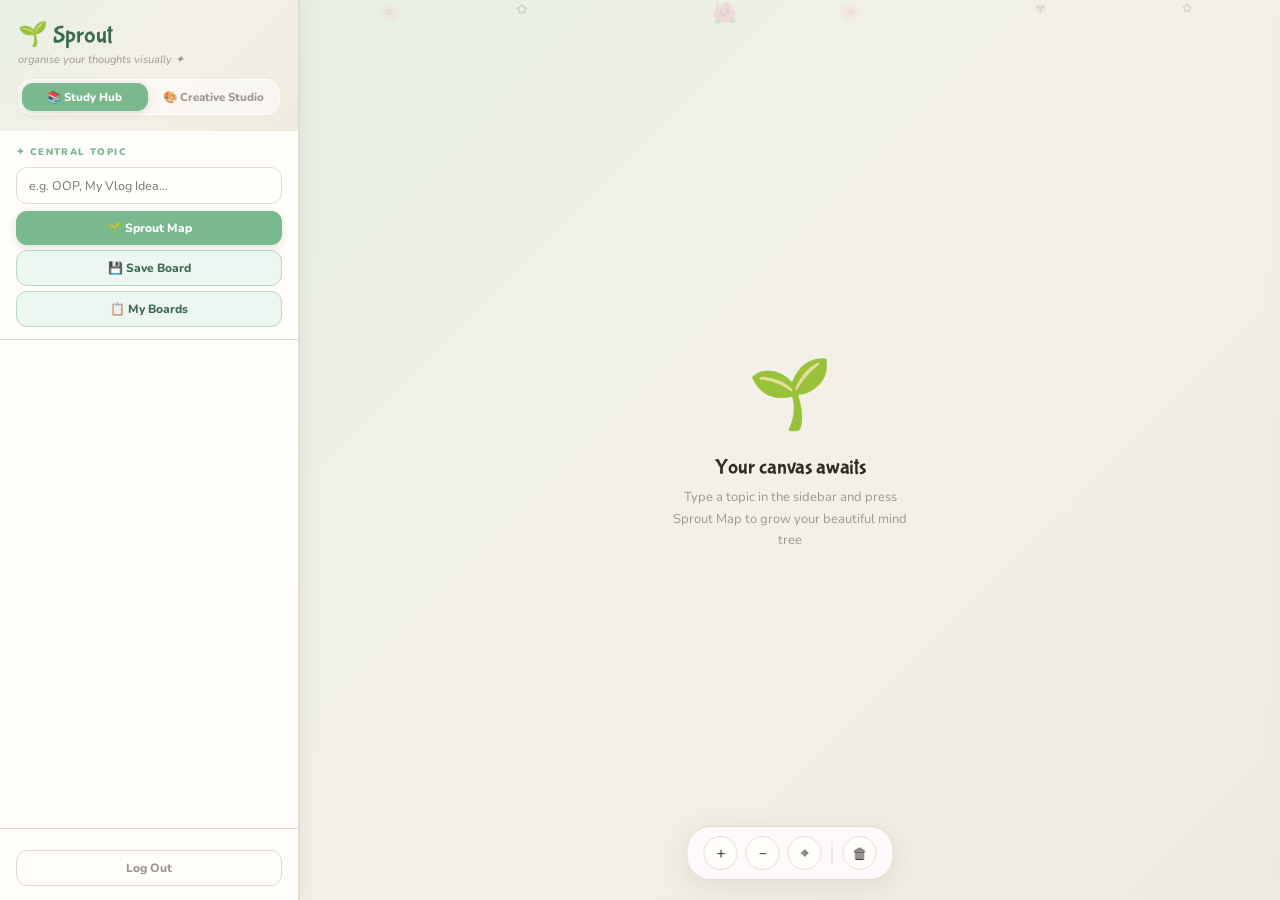
<file: templates/index.html>
﻿<!DOCTYPE html>
<html lang="en">
<head>
  <meta charset="UTF-8"/>
  <meta name="viewport" content="width=device-width, initial-scale=1.0"/>
  <title>Sprout 🌱</title>
  <link rel="preconnect" href="https://fonts.googleapis.com"/>
  <link href="https://fonts.googleapis.com/css2?family=Nunito:wght@600;700;800;900&family=Bubblegum+Sans&display=swap" rel="stylesheet"/>

  <style>
  /*TOKENS*/
  :root {
    /* ── Neutrals (shared) ── */
    --bg:       #faf7f2;
    --card:     #fffdf9;
    --white:    #fffefb;
    --ink:      #2e2a24;
    --muted:    #9e978f;
    --subtle:   #e8e2da;
    --border:   #e2dbd2;

    /* ── Study: Matcha & Milk ── */
    --s-pri:    #7ab890;       /* matcha green */
    --s-dark:   #3d6b50;       /* deep matcha */
    --s-light:  #eef6f1;       /* milk foam */
    --s-border: #b8d9c4;
    --s-accent: #c8a96e;       /* oat/honey accent */
    --s-bg:     #f4f0e8;       /* warm oat bg */
    --s-grad:   linear-gradient(135deg, #e8f0e4 0%, #f4f0e8 50%, #f0ebe0 100%);

    /* ── Creative: Sakura Pop ── */
    --c-pri:    #e8729a;       /* cherry blossom */
    --c-dark:   #a83060;       /* deep sakura */
    --c-light:  #fdeef4;       /* petal white */
    --c-border: #f0b8ce;
    --c-accent: #c9972a;       /* gold */
    --c-bg:     #fff5f8;       /* sakura bg */
    --c-grad:   linear-gradient(135deg, #fde8f0 0%, #fff5f8 50%, #fef8ec 100%);

    /* ── Active mode vars ── */
    --pri:      var(--s-pri);
    --dark:     var(--s-dark);
    --light:    var(--s-light);
    --mbord:    var(--s-border);
    --accent:   var(--s-accent);
    --mode-bg:  var(--s-bg);
    --mode-grad:var(--s-grad);
  }

  *, *::before, *::after { box-sizing: border-box; margin: 0; padding: 0; }

  body {
    font-family: 'Nunito', sans-serif;
    background: var(--mode-bg);
    color: var(--ink);
    height: 100vh;
    display: flex;
    overflow: hidden;
    transition: background .5s;
  }

  /* SIDEBAR*/
  #sidebar {
    width: 300px;
    min-width: 300px;
    background: var(--white);
    border-right: 2px solid var(--border);
    display: flex;
    flex-direction: column;
    overflow-y: auto;
    z-index: 20;
    box-shadow: 3px 0 20px rgba(61,53,48,.07);
    transition: border-color .3s;
  }

  /* Header gradient */
  .sb-header {
    padding: 20px 18px 16px;
    background: var(--mode-grad);
    transition: background .5s;
    position: relative;
    overflow: hidden;
    flex-shrink: 0;
  }
  .sb-header::after {
    content: attr(data-deco);
    position: absolute;
    top: 10px; right: 16px;
    font-size: 26px; opacity: .45;
    animation: sway 3s ease-in-out infinite;
  }
  @keyframes sway { 0%,100%{transform:rotate(-6deg)} 50%{transform:rotate(8deg)} }

  .logo {
    font-family: 'Bubblegum Sans', cursive;
    font-size: 24px;
    color: var(--ink);
  }
  .logo em { color: var(--s-dark); font-style: normal; }
  .tagline {
    font-size: 11px; color: var(--muted);
    margin-top: 3px; font-style: italic;
  }

  /* Mode toggle */
  .mode-toggle {
    display: flex;
    background: rgba(255,255,255,.55);
    border-radius: 14px;
    padding: 3px;
    margin-top: 12px;
    gap: 3px;
    border: 1.5px solid rgba(255,255,255,.7);
  }
  .mode-btn {
    flex: 1; padding: 6px 4px;
    border: none; border-radius: 11px;
    font-family: 'Nunito', sans-serif;
    font-weight: 800; font-size: 11.5px;
    cursor: pointer; transition: all .22s;
    background: transparent; color: var(--muted);
  }
  .mode-btn.active-study  { background: var(--s-pri); color: #fff; box-shadow: 0 2px 8px rgba(61,53,48,.15); }
  .mode-btn.active-content{ background: var(--c-pri); color: #fff; box-shadow: 0 2px 8px rgba(61,53,48,.18); }

  /* Sections */
  .sb-section {
    padding: 14px 16px 12px;
    border-bottom: 1.5px solid var(--border);
    flex-shrink: 0;
  }
  .sec-label {
    font-size: 9.5px; font-weight: 900;
    letter-spacing: 1.4px; text-transform: uppercase;
    color: var(--pri); margin-bottom: 9px;
    transition: color .3s;
  }

  /* Inputs */
  input[type="text"], input[type="file"], textarea, select {
    width: 100%; padding: 9px 12px;
    border: 1.5px solid var(--border); border-radius: 11px;
    background: var(--white); font-family: 'Nunito', sans-serif;
    font-size: 12.5px; color: var(--ink); outline: none;
    transition: border-color .2s, box-shadow .2s;
  }

  input:focus, textarea:focus, select:focus {
    border-color: var(--pri);
    box-shadow: 0 0 0 3px var(--light);
  }
  select {
    appearance: none; cursor: pointer;
    background-image: url("data:image/svg+xml,%3Csvg xmlns='http://www.w3.org/2000/svg' width='10' height='10' viewBox='0 0 10 10'%3E%3Cpath fill='%23a89f9a' d='M5 7L1 3h8z'/%3E%3C/svg%3E");
    background-repeat: no-repeat; background-position: right 10px center;
    padding-right: 28px;
  }
  .input-row { display: flex; gap: 7px; margin-top: 8px; margin-bottom: 8px; align-items: center; }
  .input-row input[type="text"], .input-row input[type="file"] { flex: 1; }
  .input-row button:not([style*="flex: 1"]) { flex-shrink: 0; }

  /* Buttons */
  .btn {
    padding: 8px 14px; border-radius: 11px; border: none;
    font-family: 'Nunito', sans-serif; font-weight: 800;
    font-size: 12px; cursor: pointer; transition: all .2s;
    white-space: nowrap; display: inline-flex;
    align-items: center; justify-content: center; gap: 5px;
  }
  .btn-primary {
    background: var(--pri); color: #fff;
    box-shadow: 0 3px 10px rgba(61,53,48,.15);
    transition: background .3s, box-shadow .2s;
  }
  .btn-primary:hover { filter: brightness(1.07); transform: translateY(-1px); }
  .btn-soft {
    background: var(--light); color: var(--dark);
    border: 1.5px solid var(--mbord);
    transition: background .3s, color .3s, border-color .3s;
  }
  .btn-soft:hover { filter: brightness(.96); }
  .btn-full { width: 100%; margin-top: 7px; padding: 9px; }

  /* Node list */
  .node-list { max-height: 180px; overflow-y: auto; margin-top: 8px; }
  .node-item {
    display: flex; align-items: center; gap: 7px;
    padding: 6px 9px; border-radius: 9px; margin-bottom: 3px;
    background: var(--white); border: 1.5px solid var(--border);
    cursor: pointer; transition: all .15s;
  }
  .node-item:hover { background: var(--light); border-color: var(--mbord); }
  .node-item.sel    { background: var(--light); border-color: var(--pri); }
  .node-dot { width: 9px; height: 9px; border-radius: 50%; background: var(--pri); flex-shrink: 0; }
  .node-dot.root { background: var(--dark); }
  .node-text { font-size: 12px; font-weight: 700; flex: 1; overflow: hidden; text-overflow: ellipsis; white-space: nowrap; }
  .node-del {
    background: none; border: none; cursor: pointer;
    color: var(--muted); font-size: 13px; padding: 2px 4px;
    border-radius: 6px; opacity: 0; transition: opacity .15s;
  }
  .node-item:hover .node-del { opacity: 1; }
  .node-del:hover { background: #ffe0ec; color: #e11d48; }

  /* Suggestion chips */
  #sugg-panel { padding: 12px 16px; border-bottom: 1.5px solid var(--border); display: none; }
  #sugg-panel.vis { display: block; }
  .chips { display: flex; flex-wrap: wrap; gap: 6px; margin-top: 8px; }
  .chip {
    padding: 4px 11px; border-radius: 20px; font-size: 11.5px; font-weight: 700;
    background: var(--light); color: var(--dark);
    border: 1.5px solid var(--mbord); cursor: pointer; transition: all .15s;
  }
  .chip:hover { filter: brightness(.96); transform: translateY(-1px); }
  .chip.used { opacity: .45; cursor: default; pointer-events: none; }

  /* Spinner */
  .spin {
    display: inline-block; width: 13px; height: 13px;
    border: 2.5px solid rgba(255,255,255,.35);
    border-top-color: #fff; border-radius: 50%;
    animation: spinning .7s linear infinite;
  }
  @keyframes spinning { to { transform: rotate(360deg); } }

  /* MAIN CANVAS */
  #main {
    flex: 1; position: relative; overflow: hidden;
    background: var(--mode-grad);
    transition: background .5s;
  }

  /* Floating decorations */
  .petal {
    position: absolute; pointer-events: none;
    font-size: 18px; opacity: .13;
    animation: floatUp linear infinite;
  }
  @keyframes floatUp {
    0%   { transform: translateY(110vh) rotate(0deg);   opacity: 0; }
    8%   { opacity: .13; }
    92%  { opacity: .13; }
    100% { transform: translateY(-10vh) rotate(400deg); opacity: 0; }
  }

  #map-svg {
    width: 100%; height: 100%;
    cursor: grab;
  }
  #map-svg:active { cursor: grabbing; }

  /* Empty state */
  #empty {
    position: absolute; inset: 0;
    display: flex; flex-direction: column;
    align-items: center; justify-content: center;
    pointer-events: none; transition: opacity .4s;
  }
  #empty.gone { opacity: 0; }
  .empty-icon { font-size: 68px; margin-bottom: 14px; animation: pulse 2.2s ease-in-out infinite; }
  @keyframes pulse { 0%,100%{transform:scale(1)} 50%{transform:scale(1.07)} }
  .empty-title { font-family: 'Bubblegum Sans', cursive; font-size: 21px; color: var(--ink); margin-bottom: 7px; }
  .empty-sub { font-size: 13px; color: var(--muted); text-align: center; max-width: 240px; line-height: 1.65; }

  /* AI loading overlay */
  #ai-load {
    position: absolute; inset: 0;
    background: rgba(253,246,240,.72);
    backdrop-filter: blur(5px);
    display: flex; flex-direction: column;
    align-items: center; justify-content: center;
    gap: 12px; z-index: 60;
    transition: opacity .3s;
  }
  #ai-load.gone { display: none; }
  .bloom-spin { font-size: 34px; animation: spinning 1.2s linear infinite; }
  .load-txt { font-family: 'Bubblegum Sans', cursive; font-size: 15px; color: var(--ink); }

  /* Toolbar */
  #toolbar {
    position: absolute; bottom: 20px; left: 50%;
    transform: translateX(-50%);
    display: flex; gap: 8px; align-items: center;
    background: rgba(255,252,254,.88);
    backdrop-filter: blur(14px);
    border: 1.5px solid var(--border);
    border-radius: 24px; padding: 9px 16px;
    box-shadow: 0 6px 28px rgba(61,53,48,.1);
  }
  .tool-btn {
    width: 34px; height: 34px; border-radius: 50%;
    border: 1.5px solid var(--border); background: var(--white);
    cursor: pointer; font-size: 15px;
    display: flex; align-items: center; justify-content: center;
    transition: all .2s; color: var(--ink);
  }
  .tool-btn:hover { background: var(--light); border-color: var(--pri); transform: scale(1.1); }
  .toolbar-div { width: 1px; height: 22px; background: var(--border); margin: 0 2px; }

  /* RIGHT SIDE BAR (Action Panel)*/
  #action-panel {
    position: absolute; top: 0; right: -340px; bottom: 0; width: 320px;
    background: var(--white);
    border-left: 2px solid var(--border);
    display: flex; flex-direction: column;
    box-shadow: -6px 0 28px rgba(61,53,48,.08);
    transition: right .28s cubic-bezier(.4,0,.2,1);
    z-index: 30;
  }
  #action-panel.open { right: 0; }

  .ap-head {
    padding: 14px 16px 12px;
    border-bottom: 1.5px solid var(--border);
    flex-shrink: 0;
  }
  .ap-mode-label {
    font-size: 9.5px; font-weight: 900; text-transform: uppercase;
    letter-spacing: 1.2px; color: var(--pri); margin-bottom: 3px;
    transition: color .3s;
  }
  .ap-node-name {
    font-family: 'Bubblegum Sans', cursive;
    font-size: 18px; color: var(--ink); line-height: 1.2;
  }
  .ap-node-emoji { font-size: 22px; margin-top: 5px; }
  .ap-close {
    position: absolute; top: 12px; right: 14px;
    background: var(--border); border: none; border-radius: 50%;
    width: 24px; height: 24px; cursor: pointer;
    font-size: 11px; color: var(--muted);
    display: flex; align-items: center; justify-content: center;
  }
  .ap-close:hover { background: var(--subtle); }

  .ap-actions {
    padding: 12px 14px;
    border-bottom: 1.5px solid var(--border);
    flex-shrink: 0;
  }
  .ap-actions-label {
    font-size: 9px; font-weight: 900; letter-spacing: 1.2px;
    text-transform: uppercase; color: var(--muted); margin-bottom: 8px;
  }
  .action-grid {
    display: grid; grid-template-columns: 1fr 1fr; gap: 7px;
  }
  .act-btn {
    padding: 8px 6px; border-radius: 12px; cursor: pointer;
    font-family: 'Nunito', sans-serif; font-weight: 800;
    font-size: 11.5px; transition: all .2s;
    border: 2px solid var(--border);
    background: var(--white); color: var(--ink);
    display: flex; align-items: center; justify-content: center; gap: 4px;
  }
  .act-btn:hover { border-color: var(--pri); background: var(--light); }
  .act-btn.active { background: var(--pri); color: #fff; border-color: var(--pri); }

  .ap-output {
    flex: 1; overflow-y: auto;
    padding: 14px 16px;
    font-size: 13px; line-height: 1.75; color: var(--ink);
  }
  .ap-output.loading {
    display: flex; flex-direction: column;
    align-items: center; justify-content: center; gap: 10px;
  }
  .ap-empty { color: var(--muted); text-align: center; padding-top: 32px; font-weight: 700; }

  /* Logout Button Styling */
  .sb-footer {
    padding: 14px 16px;
    margin-top: auto; /* This pushes the logout to the very bottom */
    border-top: 1.5px solid var(--border);
    background: var(--white);
  }

  .btn-logout {
    background: transparent;
    color: var(--muted);
    border: 1.5px solid var(--border);
    text-decoration: none; /* Remove underline from link */
    width: 100%;
  }

  .btn-logout:hover {
    background: #ffe8ec; /* Light petal red */
    color: #e11d48;      /* Deep berry red */
    border-color: #f0b8ce;
  }

  /* CONTEXT MENU */
  #ctx {
    position: fixed; background: var(--white);
    border: 1.5px solid var(--border); border-radius: 13px;
    padding: 7px; box-shadow: 0 8px 32px rgba(61,53,48,.12);
    z-index: 500; display: none; min-width: 165px;
  }
  #ctx.vis { display: block; }
  .ctx-item {
    padding: 7px 13px; border-radius: 8px;
    font-size: 12.5px; font-weight: 700;
    cursor: pointer; transition: background .15s;
    display: flex; align-items: center; gap: 7px;
  }
  .ctx-item:hover { background: var(--light); color: var(--dark); }
  .ctx-item.danger:hover { background: #ffe8ec; color: #e11d48; }

  /* TOAST */
  #toast {
    position: fixed; top: 18px; left: 50%;
    transform: translateX(-50%) translateY(-80px);
    background: var(--dark); color: #fff;
    padding: 10px 22px; border-radius: 22px;
    font-weight: 800; font-size: 12.5px;
    box-shadow: 0 5px 20px rgba(61,53,48,.22);
    transition: transform .35s cubic-bezier(.34,1.56,.64,1), background .3s;
    z-index: 999;
  }
  #toast.show { transform: translateX(-50%) translateY(0); }

  /* SCROLLBAR */
  ::-webkit-scrollbar { width: 4px; }
  ::-webkit-scrollbar-thumb { background: var(--border); border-radius: 4px; }

  /* RESPONSIVE*/
  .hint-pill {
    position: absolute; bottom: 20px; left: 50%;
    transform: translateX(-50%);
    background: rgba(46,42,36,.75); color: #fff;
    border-radius: 20px; padding: 7px 17px;
    font-size: 11.5px; font-weight: 800;
    pointer-events: none;
    backdrop-filter: blur(8px);
    animation: fadeSlideUp .5s ease-out;
    transition: opacity .3s;
  }
  .hint-pill.gone { opacity: 0; }
  @keyframes fadeSlideUp {
    from { opacity:0; transform: translateX(-50%) translateY(10px); }
    to   { opacity:1; transform: translateX(-50%) translateY(0); }
  }
  </style>
</head>
<body>

<!-----------------------------SIDEBAR----------------------------------------->
<aside id="sidebar">
  <div class="sb-header">
    <div class="logo">🌱 <em>Sprout</em></div>
    <div class="tagline"> organise your thoughts visually ✦ </div>

    <div class="mode-toggle">
      <button class="mode-btn active-study" id="btn-study"  onclick="setMode('study')">📚 Study Hub</button>
      <button class="mode-btn"              id="btn-content" onclick="setMode('content')">🎨 Creative Studio</button>
    </div>
  </div>

  <!-- Central topic -->
  <div class="sb-section">
    <div class="sec-label" id="sl-topic">✦ Central Topic</div>
    <input type="text" id="root-input" placeholder="e.g. OOP, My Vlog Idea…"/>
    <button class="btn btn-primary btn-full" onclick="plantTree()">🌱 Sprout Map</button>
    <button class="btn btn-soft btn-full" style="margin-top:5px" onclick="saveBoard()">💾 Save Board</button>
    <button class="btn btn-soft btn-full" style="margin-top:5px" onclick="toggleBoards()">📋 My Boards</button>
  </div>

  <!-- Boards panel -->
  <div class="sb-section" id="boards-panel" style="display:none">
    <div class="sec-label">✦ Saved Boards</div>
    <div id="boards-list" style="max-height:220px;overflow-y:auto;margin-top:6px;"></div>
  </div>

  <!-- Add idea -->
  <div class="sb-section" id="add-sec" style="display:none">
    <div class="sec-label">✦ Add an Idea</div>
    <select id="add-type">
      <option value="text">Text</option>
      <option value="image">Image</option>
      <option value="audio">Voice</option>
    </select>
    <div id="text-input" class="input-row">
      <input type="text" id="idea-input" placeholder="Type an idea…" onkeydown="if(event.key==='Enter')addIdea()"/>
      <button class="btn btn-primary" onclick="addIdea()">＋</button>
    </div>
    <div id="image-input" class="input-row" style="display:none">
      <input type="file" id="image-file" accept="image/*">
      <button class="btn btn-primary" onclick="addIdea()">＋</button>
    </div>
    <div id="audio-input" style="display:none">
      <div class="input-row">
        <button id="record-btn" class="btn btn-soft" style="flex: 1;">🎤 Record Voice</button>
        <button class="btn btn-primary" onclick="addIdea()">＋</button>
      </div>
      <audio id="audio-preview" controls style="display:none; width:100%; margin-top:8px;"></audio>
    </div>
    <select id="parent-sel"></select>
  </div>

  <!-- AI tools -->
  <div class="sb-section" id="ai-sec" style="display:none">
    <div class="sec-label">✦ AI Features ✨</div>
    <button class="btn btn-soft btn-full" onclick="aiGenerate()">✨ Generate Ideas for Node</button>
    <button class="btn btn-soft btn-full" onclick="aiExpand()">🌿 Expand Selected Branch</button>
    <button class="btn btn-soft btn-full" onclick="aiRefine()">✏️ Refine Selected Node</button>
  </div>

  <!-- Suggestion chips -->
  <div id="sugg-panel">
    <div class="sec-label">✦ Suggestions — click to add</div>
    <div class="chips" id="chips"></div>
  </div>

  <!-- Node list -->
  <div class="sb-section" id="nodes-sec" style="display:none; flex:1">
    <div class="sec-label">✦ Your Ideas</div>
    <div class="node-list" id="node-list"></div>
  </div>

  <div class="sb-footer">
    <a href="{{ url_for('logout') }}" class="btn btn-logout btn-full">
      <span>Log Out</span>
    </a>
  </div>
</aside>

<!-------------------------------CANVAS--------------------------------------->
<main id="main">

  <!-- Petals -->
  <div class="petal" style="left:8%;animation-duration:20s;animation-delay:0s">🌸</div>
  <div class="petal" style="left:22%;animation-duration:26s;animation-delay:5s;font-size:14px">✿</div>
  <div class="petal" style="left:55%;animation-duration:18s;animation-delay:9s">🌸</div>
  <div class="petal" style="left:75%;animation-duration:23s;animation-delay:2s;font-size:13px">✾</div>
  <div class="petal" style="left:42%;animation-duration:30s;animation-delay:7s;font-size:20px">🌺</div>
  <div class="petal" style="left:90%;animation-duration:17s;animation-delay:12s;font-size:12px">✿</div>

  <!-- SVG mindmap -->
  <svg id="map-svg" xmlns="http://www.w3.org/2000/svg">
    <defs>
      <filter id="glow-f">
        <feGaussianBlur stdDeviation="3.5" result="blur"/>
        <feMerge><feMergeNode in="blur"/><feMergeNode in="SourceGraphic"/></feMerge>
      </filter>
      <filter id="soft-sh">
        <feDropShadow dx="0" dy="3" stdDeviation="5" flood-color="rgba(100,60,80,.14)"/>
      </filter>
    </defs>
    <g id="pan-g" transform="translate(0,0) scale(1)">
      <g id="edges-g"></g>
      <g id="nodes-g"></g>
    </g>
  </svg>

  <!-- Empty state -->
  <div id="empty">
    <div class="empty-icon">🌱</div>
    <div class="empty-title">Your canvas awaits</div>
    <div class="empty-sub">Type a topic in the sidebar and press Sprout Map to grow your beautiful mind tree</div>
  </div>

  <!-- AI loading -->
  <div id="ai-load" class="gone">
    <div class="bloom-spin">✿</div>
    <div class="load-txt">Lumi is blooming ideas for you…</div>
  </div>

  <!-- Toolbar -->
  <div id="toolbar">
    <button class="tool-btn" onclick="doZoom(.15)" title="Zoom in">＋</button>
    <button class="tool-btn" onclick="doZoom(-.15)" title="Zoom out">－</button>
    <button class="tool-btn" onclick="resetView()" title="Reset view">⌖</button>
    <div class="toolbar-div"></div>
    <button class="tool-btn" onclick="clearMap()" title="Clear map">🗑</button>
  </div>

  <!-- Click hint -->
  <div id="hint-pill" class="hint-pill gone">🌸 Click a node to Sprout it!</div>

  <!-- Action panel -->
  <div id="action-panel">
    <div class="ap-head" style="position:relative">
      <div class="ap-mode-label" id="ap-mode-label">🌿 Study Node</div>
      <div class="ap-node-name" id="ap-node-name">—</div>
      <div class="ap-node-emoji" id="ap-node-emoji"></div>
      <button class="ap-close" onclick="closePanel()">✕</button>
    </div>
    <div class="ap-actions">
      <div class="ap-actions-label">Sprout this node ✨</div>
      <div class="action-grid" id="action-grid"></div>
    </div>
    <div class="ap-output" id="ap-output">
      <div class="ap-empty">Pick an action to sprout this node! 🌱</div>
    </div>
  </div>


</main>

<!-- Context menu -->
<div id="ctx">
  <div class="ctx-item" onclick="ctxChild()">＋ Add child idea</div>
  <div class="ctx-item" onclick="ctxExpand()">✨ AI expand this</div>
  <div class="ctx-item" onclick="ctxRefine()">✏️ Refine with AI</div>
  <div class="ctx-item" onclick="ctxSprout()">🌱 Sprout this node</div>
  <div class="ctx-item danger" onclick="ctxDel()">✕ Delete node</div>
</div>

<div id="toast"></div>

<!-----------------------------------SCRIPT--------------------------------------------->
<script>
/* STATE */

// Per-mode independent map state
const maps = {
  study:   { tree: null, nodeId: 0, selId: null },
  content: { tree: null, nodeId: 0, selId: null },
};

let ctxId   = null;
let mode    = 'study';
let panelOpen   = false;
let panelNodeId = null;

let panX = 0, panY = 0, scale = 1;
let panning = false, px0 = 0, py0 = 0;

// Getters/setters — always target the current mode's state
function getTree()   { return maps[mode].tree; }
function setTree(v)  { maps[mode].tree = v; }
function getSelId()  { return maps[mode].selId; }
function setSelId(v) { maps[mode].selId = v; }
function nextId()    { return maps[mode].nodeId++; }

/* DATA */
function mkNode(content, type = 'text', parentId = null) {
  return { id: nextId(), content, type, parentId, children: [], x: 0, y: 0, depth: 0 };
}
function find(node, id) {
  if (!node) return null;
  if (node.id === id) return node;
  for (const c of node.children) { const f = find(c, id); if (f) return f; }
  return null;
}
function all(node, arr = []) {
  if (!node) return arr;
  arr.push(node);
  node.children.forEach(c => all(c, arr));
  return arr;
}
function del(node, id) {
  if (!node) return false;
  const i = node.children.findIndex(c => c.id === id);
  if (i !== -1) { node.children.splice(i, 1); return true; }
  for (const c of node.children) if (del(c, id)) return true;
  return false;
}

/* MEDIA & FILE HANDLING */
document.getElementById('add-type').addEventListener('change', function() {
  const type = this.value;
  document.getElementById('text-input').style.display = type === 'text' ? 'flex' : 'none';
  document.getElementById('image-input').style.display = type === 'image' ? 'flex' : 'none';
  document.getElementById('audio-input').style.display = type === 'audio' ? 'block' : 'none';
});

let mediaRecorder;
let audioChunks = [];
let currentAudio = null;

function startRecording() {
  navigator.mediaDevices.getUserMedia({ audio: true })
    .then(stream => {
      mediaRecorder = new MediaRecorder(stream);
      mediaRecorder.start();
      audioChunks = [];
      mediaRecorder.ondataavailable = e => audioChunks.push(e.data);
      mediaRecorder.onstop = () => {
        const blob = new Blob(audioChunks, { type: 'audio/wav' });
        const audioUrl = URL.createObjectURL(blob);
        document.getElementById('audio-preview').src = audioUrl;
        document.getElementById('audio-preview').style.display = 'block';
        blobToBase64(blob).then(base64 => {
          currentAudio = base64;
        });
      };
      document.getElementById('record-btn').textContent = '⏹️ Stop Recording';
      document.getElementById('record-btn').onclick = stopRecording;
    });
}

function stopRecording() {
  mediaRecorder.stop();
  document.getElementById('record-btn').textContent = '🎤 Record Voice';
  document.getElementById('record-btn').onclick = startRecording;
}

function blobToBase64(blob) {
  return new Promise((resolve) => {
    const reader = new FileReader();
    reader.onload = () => resolve(reader.result.split(',')[1]);
    reader.readAsDataURL(blob);
  });
}

function fileToBase64(file) {
  return new Promise((resolve) => {
    const reader = new FileReader();
    reader.onload = () => resolve(reader.result.split(',')[1]);
    reader.readAsDataURL(file);
  });
}

document.getElementById('record-btn').onclick = startRecording;

/* MODES */
const STUDY_ACTIONS = [
  { id:'explain',   icon:'💡', label:'Explain It'   },
  { id:'quiz',      icon:'🧠', label:'Quiz Me'       },
  { id:'flashcard', icon:'📇', label:'Flashcards'    },
  { id:'connect',   icon:'🔗', label:'Connections'   },
];
const CONTENT_ACTIONS = [
  { id:'script',    icon:'🎬', label:'TikTok Script' },
  { id:'plan',      icon:'📅', label:'Content Plan'  },
  { id:'hooks',     icon:'⚡', label:'Hook Ideas'    },
  { id:'shotlist',  icon:'📸', label:'Shot List'     },
];

function setMode(m) {
  mode = m;
  // toggle buttons
  document.getElementById('btn-study').className   = 'mode-btn' + (m==='study'   ? ' active-study'   : '');
  document.getElementById('btn-content').className = 'mode-btn' + (m==='content' ? ' active-content' : '');
  // CSS vars — swap full aesthetic
  const r = document.documentElement.style;
  if (m === 'study') {
    r.setProperty('--pri',       'var(--s-pri)');
    r.setProperty('--dark',      'var(--s-dark)');
    r.setProperty('--light',     'var(--s-light)');
    r.setProperty('--mbord',     'var(--s-border)');
    r.setProperty('--accent',    'var(--s-accent)');
    r.setProperty('--mode-bg',   'var(--s-bg)');
    r.setProperty('--mode-grad', 'var(--s-grad)');
  } else {
    r.setProperty('--pri',       'var(--c-pri)');
    r.setProperty('--dark',      'var(--c-dark)');
    r.setProperty('--light',     'var(--c-light)');
    r.setProperty('--mbord',     'var(--c-border)');
    r.setProperty('--accent',    'var(--c-accent)');
    r.setProperty('--mode-bg',   'var(--c-bg)');
    r.setProperty('--mode-grad', 'var(--c-grad)');
  }
  // Swap body + main bg
  document.body.style.background = `var(--mode-bg)`;
  document.getElementById('main').style.background = `var(--mode-grad)`;
  // panel label
  document.getElementById('ap-mode-label').textContent = m === 'study' ? '🌿 Study Node' : '🎨 Content Node';

  // Restore UI for the new mode's map state
  closePanel();
  document.getElementById('sugg-panel').classList.remove('vis');

  if (getTree()) {
    ['add-sec','ai-sec','nodes-sec'].forEach(id => document.getElementById(id).style.display = 'block');
    document.getElementById('empty').classList.add('gone');
    renderMap();
    resetView();
  } else {
    ['add-sec','ai-sec','nodes-sec'].forEach(id => document.getElementById(id).style.display = 'none');
    document.getElementById('empty').classList.remove('gone');
    document.getElementById('edges-g').innerHTML = '';
    document.getElementById('nodes-g').innerHTML = '';
    document.getElementById('root-input').value = '';
  }
}

/* LAYOUT */
function layout() {
  const svg = document.getElementById('map-svg');
  const W = svg.clientWidth || 900, H = svg.clientHeight || 600;
  getTree().x = W / 2; getTree().y = H - 80; getTree().depth = 0;
  layoutKids(getTree(), Math.PI, 2*Math.PI, 148, 1);
}
function layoutKids(node, minA, maxA, len, depth) {
  const n = node.children.length; if (!n) return;
  if (maxA - minA < 0.01) { minA -= 0.4; maxA += 0.4; }
  node.children.forEach((c, i) => {
    c.depth = depth;
    const t = n === 1 ? 0.5 : i / (n - 1);
    const a = minA + t * (maxA - minA);
    c.x = node.x + len * Math.cos(a);
    c.y = node.y + len * Math.sin(a);
    const half = Math.max((maxA - minA) / n * 0.85, 0.22);
    layoutKids(c, a - half, a + half, len * 0.68, depth + 1);
  });
}

/* RENDER*/
function colorSet(depth) {
  if (mode === 'study') {
    // Matcha & Milk — sage greens + oat
    const s = [
      { fill:'#7ab890', stroke:'#3d6b50', text:'#fff'    },   // 0 deep matcha
      { fill:'#9fcfb0', stroke:'#7ab890', text:'#1e3d2a' },   // 1
      { fill:'#c2e0ce', stroke:'#9fcfb0', text:'#1e3d2a' },   // 2
      { fill:'#e0f0e6', stroke:'#c2e0ce', text:'#2d5040' },   // 3
      { fill:'#f0ebe0', stroke:'#c8a96e', text:'#5a4020' },   // 4 oat/honey tip
    ];
    return s[Math.min(depth, 4)];
  } else {
    // Sakura Pop — cherry blossom pinks + gold tips
    const c = [
      { fill:'#e8729a', stroke:'#a83060', text:'#fff'    },   // 0 deep sakura
      { fill:'#f09ab8', stroke:'#e8729a', text:'#6e1040' },   // 1
      { fill:'#f5bdd0', stroke:'#f09ab8', text:'#6e1040' },   // 2
      { fill:'#fadeea', stroke:'#f5bdd0', text:'#6e1040' },   // 3
      { fill:'#fef8ec', stroke:'#c9972a', text:'#7a5010' },   // 4 gold tip
    ];
    return c[Math.min(depth, 4)];
  }
}

function svgEl(tag, attrs = {}) {
  const el = document.createElementNS('http://www.w3.org/2000/svg', tag);
  Object.entries(attrs).forEach(([k,v]) => el.setAttribute(k, v));
  return el;
}

function renderMap() {
  if (!getTree()) return;
  layout();
  document.getElementById('edges-g').innerHTML = '';
  document.getElementById('nodes-g').innerHTML = '';
  renderNode(getTree(), null);
  refreshList();
  refreshParentSel();
  document.getElementById('empty').classList.add('gone');
  // show click hint briefly
  const hp = document.getElementById('hint-pill');
  hp.classList.remove('gone');
  setTimeout(() => hp.classList.add('gone'), 3000);
}

function renderNode(node, parent) {
  if (parent) drawBranch(parent, node);
  drawNode(node);
  node.children.forEach(c => renderNode(c, node));
}

function drawBranch(p, c) {
  const eg = document.getElementById('edges-g');
  const w = Math.max(10 - c.depth * 2.2, 1.8);
  const col = mode === 'study'
    ? (c.depth <= 1 ? '#5a8a68' : c.depth <= 2 ? '#7aaa88' : '#a8c8a8')
    : (c.depth <= 1 ? '#b85080' : c.depth <= 2 ? '#d87aa0' : '#e8a0b8');
  const dx = c.x-p.x, dy = c.y-p.y;
  const path = svgEl('path', {
    d: `M${p.x} ${p.y} C${p.x+dx*.15} ${p.y+dy*.45},${c.x-dx*.15} ${c.y-dy*.45},${c.x} ${c.y}`,
    stroke: col, 'stroke-width': w, fill:'none', 'stroke-linecap':'round'
  });
  eg.appendChild(path);
  // leaf clusters on tips
  if (!c.children.length && c.depth >= 2) drawLeaves(c);
}

function drawLeaves(node) {
  const eg = document.getElementById('edges-g');
  const cols = mode === 'study'
    ? ['#c2e0ce','#e0f0e6','#f0ebe0','#9fcfb0','#f4f0e8']
    : ['#f5bdd0','#fadeea','#fef8ec','#f09ab8','#fef0d0'];
  [-0.6,0,0.6,-1.1,1.1].forEach((a,i) => {
    const lx = node.x + Math.cos(a)*(8+Math.random()*4);
    const ly = node.y + Math.sin(a)*(8+Math.random()*4) - 6;
    eg.appendChild(svgEl('ellipse',{cx:lx,cy:ly,rx:5,ry:3,fill:cols[i%cols.length],opacity:.55,transform:`rotate(${a*57},${lx},${ly})`}));
  });
}

function wrapText(t, max=11) {
  const words = t.split(' ');
  if (words.length<=1 || t.length<=max) return [t];
  const m = Math.ceil(words.length/2);
  return [words.slice(0,m).join(' '), words.slice(m).join(' ')];
}

function drawNode(node) {
  const ng = document.getElementById('nodes-g');
  const col = colorSet(node.depth);
  const isRoot = node.depth===0;
  const r = isRoot ? 46 : Math.max(32-node.depth*4, 20);
  const isSel = node.id===getSelId();
  const isPanelNode = node.id===panelNodeId && panelOpen;

  const g = svgEl('g',{'data-id':node.id, style:'cursor:pointer'});

  // trunk for root
  if (isRoot) {
    g.appendChild(svgEl('rect',{x:node.x-12,y:node.y+18,width:24,height:34,rx:7,fill:'#9e6641',opacity:.65}));
  }

  // selection halo
  if (isSel || isPanelNode) {
    const priColor = mode==='study'?'#6dc49a':'#f4a4b8';
    g.appendChild(svgEl('circle',{cx:node.x,cy:node.y,r:r+9,fill:'none',stroke:priColor,'stroke-width':'2.5',opacity:'.7','stroke-dasharray':'5 3'}));
  }

  // shadow + circle
  g.appendChild(svgEl('circle',{cx:node.x+2,cy:node.y+4,r,fill:'rgba(100,60,80,.1)'}));
  g.appendChild(svgEl('circle',{cx:node.x,cy:node.y,r,fill:col.fill,stroke:col.stroke,'stroke-width':isSel?'3':'2',filter:isRoot?'url(#glow-f)':'url(#soft-sh)'}));
  g.appendChild(svgEl('ellipse',{cx:node.x-r*.3,cy:node.y-r*.3,rx:r*.3,ry:r*.2,fill:'rgba(255,255,255,.38)'}));

  // text
  if (node.type === 'text') {
    const lines = wrapText(node.content, isRoot?14:10);
    const fs = isRoot ? 13 : Math.max(12-node.depth, 10);
    const lh = fs+2;
    const ty = node.y - (lines.length-1)*lh/2;
    lines.forEach((ln,i) => {
      const t = svgEl('text',{x:node.x,y:ty+i*lh,'text-anchor':'middle','dominant-baseline':'middle','font-family':'Nunito, sans-serif','font-weight':'800','font-size':fs,fill:col.text});
      t.textContent = ln;
      g.appendChild(t);
    });
  } else if (node.type === 'image') {
    const img = svgEl('image', {
      x: node.x - r/2, y: node.y - r/2, width: r, height: r,
      href: `data:image/jpeg;base64,${node.content}`
    });
    g.appendChild(img);
  } else if (node.type === 'audio') {
    const playIcon = svgEl('text', {
      x: node.x, y: node.y + 5, 'text-anchor': 'middle', 'font-size': '16', fill: col.text
    });
    playIcon.textContent = '▶️';
    g.appendChild(playIcon);
  }

  // flower on root
  if (isRoot) {
    const fl = svgEl('text',{x:node.x,y:node.y-r-10,'text-anchor':'middle','font-size':'15'});
    fl.textContent = mode==='study'?'🍵':'🌸';
    g.appendChild(fl);
  }

  g.addEventListener('click', e=>{ e.stopPropagation(); if (node.type === 'audio') { const audio = new Audio(`data:audio/wav;base64,${node.content}`); audio.play(); } else { selectNode(node.id); } });
  g.addEventListener('contextmenu', e=>{ e.preventDefault(); openCtx(e,node.id); });
  ng.appendChild(g);
}

/* UI */
function plantTree() {
  const val = document.getElementById('root-input').value.trim();
  if (!val) { toast('Type a topic first! 🌸'); return; }
  maps[mode].nodeId = 0;
  setTree(mkNode(val, 'text')); setSelId(getTree().id);
  ['add-sec','ai-sec','nodes-sec'].forEach(id=>document.getElementById(id).style.display='block');
  renderMap(); resetView();
  toast('🌱 Your map is sprouting!');
}

function addIdea() {
  if (!getTree()) return;
  const type = document.getElementById('add-type').value;
  let content;
  if (type === 'text') {
    content = document.getElementById('idea-input').value.trim();
    if (!content) { toast('Type an idea first 💭'); return; }
  } else if (type === 'image') {
    const file = document.getElementById('image-file').files[0];
    if (!file) { toast('Select an image first 📷'); return; }
    fileToBase64(file).then(base64 => {
      addNode(base64, type);
    });
    return;
  } else if (type === 'audio') {
    if (!currentAudio) { toast('Record audio first 🎤'); return; }
    content = currentAudio;
  }
  addNode(content, type);
}

function addNode(content, type) {
  const pid = parseInt(document.getElementById('parent-sel').value);
  const parent = find(getTree(), pid); if (!parent) return;
  const node = mkNode(content, type, pid);
  parent.children.push(node);
  if (type === 'text') document.getElementById('idea-input').value = '';
  if (type === 'image') document.getElementById('image-file').value = '';
  if (type === 'audio') {
    currentAudio = null;
    document.getElementById('audio-preview').style.display = 'none';
  }
  setSelId(node.id); renderMap();
  toast(`✿ "${type}" added!`);
}

function selectNode(id) {
  setSelId(id);
  const sel = document.getElementById('parent-sel');
  if (sel) sel.value = id;
  renderMap();
  // open action panel
  openPanel(id);
}

function refreshParentSel() {
  const sel = document.getElementById('parent-sel');
  sel.innerHTML = all(getTree()).map(n=>`<option value="${n.id}" ${n.id===getSelId()?'selected':''}>${'·'.repeat(n.depth*2)} ${n.type==='text'?(n.content.length>26?n.content.slice(0,25)+'…':n.content):'['+n.type+']'}</option>`).join('');
}

function refreshList() {
  document.getElementById('node-list').innerHTML = all(getTree()).map(n=>`
    <div class="node-item ${n.id===getSelId()?'sel':''}" onclick="selectNode(${n.id})">
      <div class="node-dot ${n.depth===0?'root':''}"></div>
      <span class="node-text">${n.type==='text'?n.content:'['+n.type+']'}</span>
      ${n.depth>0?`<button class="node-del" onclick="event.stopPropagation();delById(${n.id})">✕</button>`:''}
    </div>`).join('');
}

function delById(id) {
  if (!getTree()||id===getTree().id) return;
  del(getTree(),id);
  if (getSelId()===id) setSelId(getTree().id);
  if (panelNodeId===id) closePanel();
  renderMap(); toast('Node removed 🍃');
}

/* Action Panel */
function openPanel(nodeId) {
  const node = find(getTree(), nodeId); if (!node) return;
  panelNodeId = nodeId; panelOpen = true;

  document.getElementById('ap-node-name').textContent  = node.type==='text'?node.content:'[Media Node]';
  document.getElementById('ap-node-emoji').textContent = node.depth===0?'🌳':node.type==='image'?'📷':node.type==='audio'?'🎤':mode==='study'?'📚':'🎬';
  document.getElementById('ap-mode-label').textContent = mode==='study'?'🌿 Study Node':'🎨 Content Node';

  buildActionGrid(nodeId);
  setOutputEmpty();
  document.getElementById('action-panel').classList.add('open');
}

function closePanel() {
  panelOpen = false; panelNodeId = null;
  document.getElementById('action-panel').classList.remove('open');
  if (getTree()) renderMap();
}

function buildActionGrid(nid) {
  const acts = mode==='study'?STUDY_ACTIONS:CONTENT_ACTIONS;
  document.getElementById('action-grid').innerHTML = acts.map(a=>`
    <button class="act-btn" id="act-${a.id}" onclick="runAction('${a.id}','${nid}')">
      ${a.icon} ${a.label}
    </button>`).join('');
}

async function runAction(actionId, nid) {
  const node = find(getTree(), parseInt(nid)); if (!node) return;
  const topic = getTree()?.content || '';

  // highlight button
  document.querySelectorAll('.act-btn').forEach(b=>b.classList.remove('active'));
  document.getElementById('act-'+actionId)?.classList.add('active');

  setOutputLoading();

  const endpointMap = {
    explain:'study/explain', quiz:'study/quiz', flashcard:'study/flashcards', connect:'study/connect',
    script:'content/script', plan:'content/plan', hooks:'content/hooks', shotlist:'content/shotlist',
  };

  try {
    const rootNode = getTree();
    const branches = rootNode ? all(rootNode).slice(1).map(n => n.type==='text'?n.content:'['+n.type+']') : [];
    const res  = await fetch(`/api/${endpointMap[actionId]}`,{method:'POST',headers:{'Content-Type':'application/json'},body:JSON.stringify({node:node.type==='text'?node.content:'['+node.type+']',topic,branches})});
    const data = await res.json();
    if (!data.success) { setOutputText('😔 Lumi tripped! Try again.'); return; }
    setOutputText(data.text);
  } catch {
    setOutputText('⚠️ Could not reach the server. Is app.py running?');
  }
}

function setOutputEmpty()   { const o=document.getElementById('ap-output'); o.className='ap-output'; o.innerHTML='<div class="ap-empty">Pick an action to sprout this node! 🌱</div>'; }
function setOutputLoading() { const o=document.getElementById('ap-output'); o.className='ap-output loading'; o.innerHTML=`<div class="bloom-spin" style="font-size:28px">✿</div><div class="load-txt" style="font-size:13px">Lumi is sprouting…</div>`; }
function setOutputText(txt) { const o=document.getElementById('ap-output'); o.className='ap-output'; o.innerHTML=`<div style="white-space:pre-wrap">${txt}</div>`; }



/* AI sidebar features */
async function aiGenerate() {
  if (!getTree()) return;
  const target = find(getTree(), getSelId()??getTree().id); if (!target) return;
  showAiLoad(true);
  try {
    const res  = await fetch('/api/generate-ideas',{method:'POST',headers:{'Content-Type':'application/json'},body:JSON.stringify({topic:target.content,existing:target.children.map(c=>c.content),mode})});
    const data = await res.json();
    if (data.success) showChips(data.ideas, target.id);
    else toast('AI hiccup — try again 🌸');
  } catch { toast('Server not reachable 🌐'); }
  showAiLoad(false);
}

async function aiExpand() {
  if (!getTree()) return;
  const target = find(getTree(), getSelId()??getTree().id); if (!target) return;
  const parent = target.parentId!=null?find(getTree(),target.parentId):null;
  showAiLoad(true);
  try {
    const res  = await fetch('/api/expand-node',{method:'POST',headers:{'Content-Type':'application/json'},body:JSON.stringify({node:target.content,parent:parent?parent.content:'',depth:target.depth,mode})});
    const data = await res.json();
    if (data.success) showChips(data.ideas, target.id);
    else toast('AI hiccup — try again 🌸');
  } catch { toast('Server not reachable 🌐'); }
  showAiLoad(false);
}

async function aiRefine() {
  if (!getTree()||getSelId()==null) { toast('Select a node first! 🌸'); return; }
  const target = find(getTree(),getSelId()); if (!target||target.depth===0) { toast('Select a branch node ✿'); return; }
  const parent = target.parentId!=null?find(getTree(),target.parentId):null;
  showAiLoad(true);
  try {
    const res  = await fetch('/api/refine-idea',{method:'POST',headers:{'Content-Type':'application/json'},body:JSON.stringify({idea:target.content,parent:parent?parent.content:''})});
    const data = await res.json();
    if (data.success) { target.content=data.refined; renderMap(); toast(`✨ Refined: "${data.refined}"`); }
    else toast('AI hiccup 🌸');
  } catch { toast('Server not reachable 🌐'); }
  showAiLoad(false);
}

function showChips(ideas, pid) {
  const panel = document.getElementById('sugg-panel');
  document.getElementById('chips').innerHTML = ideas.map(idea=>`
    <span class="chip" onclick="addChip(${pid},'${idea.replace(/'/g,"\\'")}',this)">＋ ${idea}</span>`).join('');
  panel.classList.add('vis');
}

function addChip(pid, text, el) {
  const parent = find(getTree(), pid); if (!parent) return;
  const node = mkNode(text, 'text', pid);
  parent.children.push(node);
  setSelId(node.id); renderMap();
  el.classList.add('used'); el.textContent = '✓ '+text;
  toast(`✿ "${text}" added!`);
}



/* CONTEXT MENU */
function openCtx(e,id) { ctxId=id; const c=document.getElementById('ctx'); c.style.left=e.clientX+'px'; c.style.top=e.clientY+'px'; c.classList.add('vis'); }
document.addEventListener('click',()=>document.getElementById('ctx').classList.remove('vis'));
function ctxChild()  { if(ctxId!=null){selectNode(ctxId);document.getElementById('idea-input').focus();} }
function ctxExpand() { if(ctxId!=null){selectNode(ctxId);aiExpand();} }
function ctxRefine() { if(ctxId!=null){selectNode(ctxId);aiRefine();} }
function ctxSprout() { if(ctxId!=null){openPanel(ctxId);} }
function ctxDel()    { if(ctxId!=null) delById(ctxId); }

/* PAN and ZOOM */
const mapSvg = document.getElementById('map-svg');
const panG   = document.getElementById('pan-g');

mapSvg.addEventListener('mousedown',e=>{
  if(e.target===mapSvg||e.target===panG||e.target.id==='edges-g'||e.target.id==='nodes-g'){
    panning=true; px0=e.clientX-panX; py0=e.clientY-panY; mapSvg.style.cursor='grabbing';
  }
});
document.addEventListener('mousemove',e=>{ if(!panning)return; panX=e.clientX-px0; panY=e.clientY-py0; applyXform(); });
document.addEventListener('mouseup',()=>{ panning=false; mapSvg.style.cursor='grab'; });
mapSvg.addEventListener('wheel',e=>{ e.preventDefault(); doZoom(-e.deltaY*.001,e.clientX,e.clientY); },{passive:false});

function doZoom(d,cx,cy) {
  const old=scale; scale=Math.max(.3,Math.min(3,scale+d));
  if(cx!=null){ const r=mapSvg.getBoundingClientRect(); const mx=cx-r.left,my=cy-r.top; panX=mx-(mx-panX)*(scale/old); panY=my-(my-panY)*(scale/old); }
  applyXform();
}
function applyXform() { panG.setAttribute('transform',`translate(${panX},${panY}) scale(${scale})`); }
function resetView()  { panX=0;panY=0;scale=1;applyXform(); }

/* MISC */
function showAiLoad(v) { document.getElementById('ai-load').classList.toggle('gone',!v); }

let toastTid;
function toast(msg) {
  const t=document.getElementById('toast'); t.textContent=msg; t.classList.add('show');
  clearTimeout(toastTid); toastTid=setTimeout(()=>t.classList.remove('show'),2800);
}

function clearMap() {
  if(!getTree())return;
  if(!confirm('Clear the entire map? This can\'t be undone.'))return;
  maps[mode].tree=null; maps[mode].selId=null; maps[mode].nodeId=0;
  document.getElementById('edges-g').innerHTML='';
  document.getElementById('nodes-g').innerHTML='';
  document.getElementById('empty').classList.remove('gone');
  ['add-sec','ai-sec','nodes-sec'].forEach(id=>document.getElementById(id).style.display='none');
  document.getElementById('sugg-panel').classList.remove('vis');
  closePanel();
  toast('Canvas cleared 🌿');
}

window.addEventListener('resize',()=>{ if(getTree())renderMap(); });

// click canvas to deselect
mapSvg.addEventListener('click',e=>{
  if(['map-svg','pan-g','edges-g','nodes-g'].includes(e.target.id)||e.target===mapSvg){
    setSelId(null); if(getTree())renderMap();
  }
});

/* BOARDS - Save and Load Boards */
async function saveBoard() {
  const t = getTree();
  if (!t) { toast('Nothing to save yet! 🌱'); return; }

  try {

    //debugging
    console.log("Attempting to save board:", t.content);

    const res = await fetch('/api/boards/save', {
      method: 'POST',
      headers: { 'Content-Type': 'application/json' },
      body: JSON.stringify({ 
        topic: t.content, 
        mode: mode, 
        nodes: t 
      })
    });
    const data = await res.json();

    if (data.success) {
      toast(`💾 Saved: ${t.content}`);
      // Refresh the list if the panel is already open
      if (document.getElementById('boards-panel').style.display !== 'none') {
        loadBoards();
      }
    } else {
      toast('Save failed 🌧 ' + (data.error || ''));
    }
  } catch (err) {
    console.error("Save Error:", err);
    toast('Could not reach server 🌐');
  }
}

function toggleBoards() {
  const panel = document.getElementById('boards-panel');
  if (panel.style.display === 'none') {
    panel.style.display = 'block';
    loadBoards();
  } else {
    panel.style.display = 'none';
  }
}

async function loadBoards() {
  const list = document.getElementById('boards-list');
  list.innerHTML = '<div style="font-size:12px;color:var(--muted);padding:4px 0">Loading…</div>';
  try {
    const res  = await fetch('/api/boards');
    const data = await res.json();
    if (!data.boards.length) {
      list.innerHTML = '<div style="font-size:12px;color:var(--muted);padding:4px 0">No saved boards yet 🌱</div>';
      return;
    }
    list.innerHTML = data.boards.map(b => `
      <div style="display:flex;align-items:center;gap:6px;padding:7px 9px;border-radius:10px;
                  border:1.5px solid var(--border);background:var(--white);margin-bottom:5px;cursor:pointer"
           onclick="loadBoard('${b.id}')">
        <span style="font-size:13px">${b.mode==='study'?'📚':'🎨'}</span>
        <span style="flex:1;font-size:12px;font-weight:700;overflow:hidden;text-overflow:ellipsis;white-space:nowrap">${b.topic}</span>
        <button onclick="event.stopPropagation();deleteBoard('${b.id}')"
                style="background:none;border:none;cursor:pointer;color:var(--muted);font-size:12px;padding:2px 5px;border-radius:6px"
                onmouseover="this.style.color='#e11d48'" onmouseout="this.style.color='var(--muted)'">✕</button>
      </div>`).join('');
  } catch { list.innerHTML = '<div style="font-size:12px;color:var(--muted)">Could not load boards 🌐</div>'; }
}

async function loadBoard(id) {
  try {
    const res  = await fetch(`/api/boards/${id}`);
    const data = await res.json();
    if (!data.success) { toast('Board not found 🌧'); return; }
    const b = data.board;
    // switch mode first
    if (b.mode !== mode) setMode(b.mode);
    // restore tree
    maps[b.mode].tree   = b.nodes;
    maps[b.mode].nodeId = (function maxId(n){ return Math.max(n.id, ...n.children.map(maxId)); })(b.nodes) + 1;
    maps[b.mode].selId  = b.nodes.id;
    // sync globals
    setTree(maps[b.mode].tree);
    setSelId(maps[b.mode].selId);
    document.getElementById('root-input').value = b.topic;
    ['add-sec','ai-sec','nodes-sec'].forEach(id=>document.getElementById(id).style.display='block');
    document.getElementById('empty').classList.add('gone');
    renderMap(); resetView();
    document.getElementById('boards-panel').style.display = 'none';
    toast(`📋 Loaded: ${b.topic}`);
  } catch { toast('Could not load board 🌐'); }
}

async function deleteBoard(id) {
  if (!confirm('Delete this board?')) return;
  try {
    await fetch(`/api/boards/${id}`, { method: 'DELETE' });
    toast('Board deleted 🗑');
    loadBoards();
  } catch { toast('Could not delete 🌐'); }
}
</script>
</body>
</html>
</file>
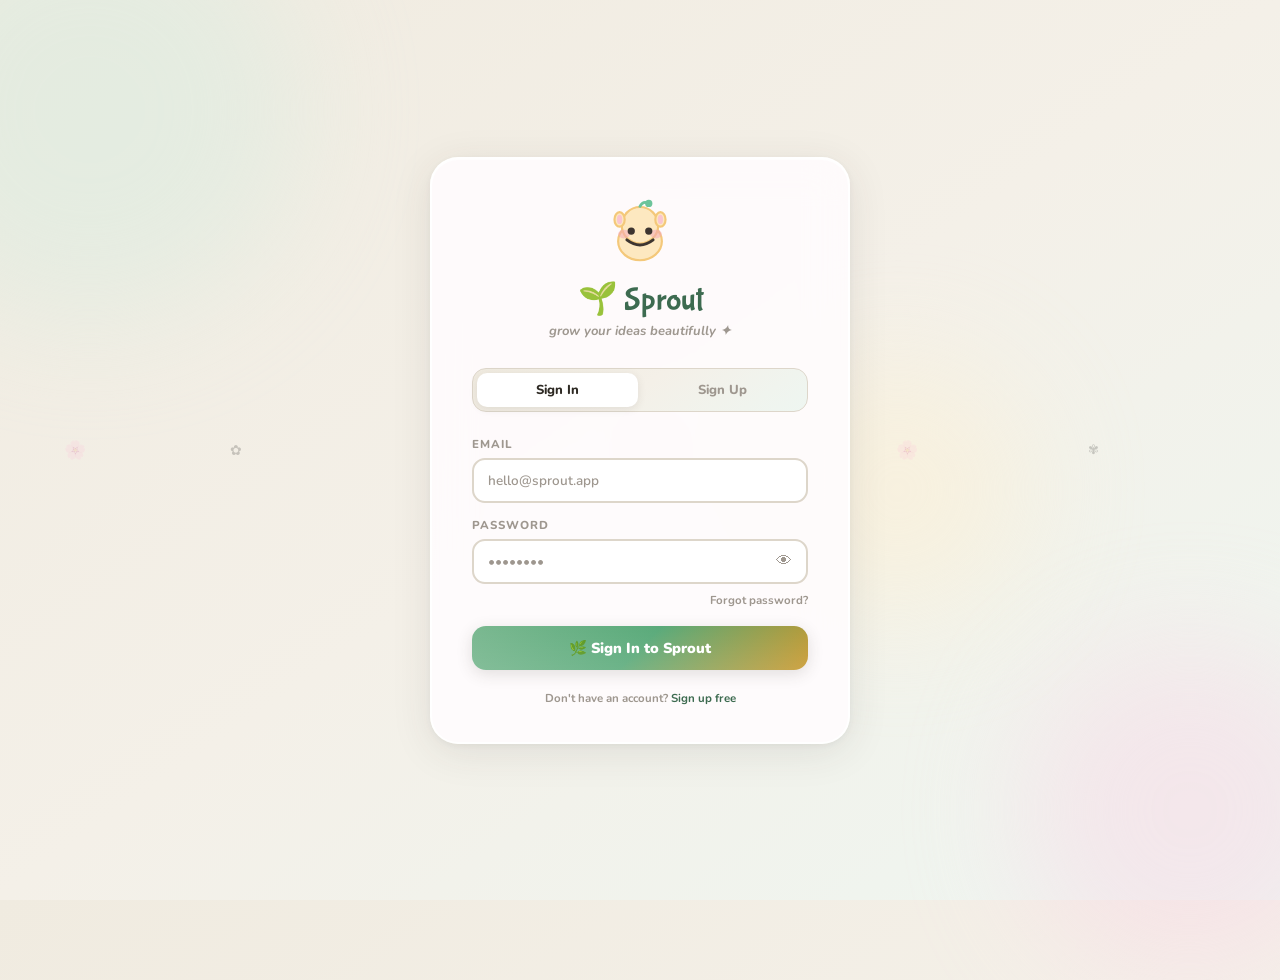
<file: templates/login.html>
<!DOCTYPE html>
<html lang="en">
<head>
  <meta charset="UTF-8"/>
  <meta name="viewport" content="width=device-width, initial-scale=1.0"/>
  <title>Sprout 🌱 — Welcome Back</title>
  <link rel="preconnect" href="https://fonts.googleapis.com"/>
  <link href="https://fonts.googleapis.com/css2?family=Nunito:wght@600;700;800;900&family=Bubblegum+Sans&display=swap" rel="stylesheet"/>
  <style>
    :root {
      --bg:      #f4f0e8;
      --card:    #fffefb;
      --ink:     #2e2a24;
      --muted:   #9e978f;
      --subtle:  #e2dbd2;
      --border:  #ddd6ca;
      --s-pri:   #7ab890;
      --s-dark:  #3d6b50;
      --s-light: #eef6f1;
      --c-pri:   #e8729a;
      --c-dark:  #a83060;
      --c-light: #fdeef4;
      --gold:    #c9972a;
    }

    *, *::before, *::after { box-sizing: border-box; margin: 0; padding: 0; }

    body {
      font-family: 'Nunito', sans-serif;
      background: linear-gradient(145deg, #f0ebe0 0%, #f4f0e8 50%, #eef6f1 100%);
      min-height: 100vh;
      display: flex;
      align-items: center;
      justify-content: center;
      overflow: hidden;
      position: relative;
    }

    /* ── Animated background blobs ── */
    .blob {
      position: absolute;
      border-radius: 50%;
      filter: blur(60px);
      opacity: 0.45;
      animation: blobFloat ease-in-out infinite alternate;
      pointer-events: none;
    }
    .blob-1 { width: 420px; height: 420px; background: #d6ece0; top: -100px; left: -120px; animation-duration: 8s; }
    .blob-2 { width: 340px; height: 340px; background: #f9d6e6; bottom: -80px; right: -80px; animation-duration: 10s; }
    .blob-3 { width: 260px; height: 260px; background: #fef0d0; top: 40%; left: 60%; animation-duration: 7s; animation-delay: 2s; }
    @keyframes blobFloat {
      from { transform: translate(0, 0) scale(1); }
      to   { transform: translate(20px, -20px) scale(1.06); }
    }

    /* ── Floating petals ── */
    .petal {
      position: absolute; pointer-events: none;
      font-size: 18px; opacity: 0.18;
      animation: floatUp linear infinite;
    }
    @keyframes floatUp {
      0%   { transform: translateY(110vh) rotate(0deg);   opacity: 0; }
      8%   { opacity: 0.18; }
      92%  { opacity: 0.18; }
      100% { transform: translateY(-10vh) rotate(400deg); opacity: 0; }
    }

    /* ── Card ── */
    .card {
      position: relative; z-index: 10;
      background: rgba(255, 252, 254, 0.88);
      backdrop-filter: blur(20px);
      border: 2px solid rgba(255,255,255,0.9);
      border-radius: 28px;
      padding: 40px 40px 36px;
      width: 420px;
      box-shadow:
        0 8px 40px rgba(61,53,48,0.10),
        0 2px 8px rgba(61,53,48,0.05),
        inset 0 1px 0 rgba(255,255,255,0.8);
      animation: cardIn .6s cubic-bezier(.34,1.56,.64,1) both;
    }
    @keyframes cardIn {
      from { opacity: 0; transform: translateY(24px) scale(.96); }
      to   { opacity: 1; transform: translateY(0)    scale(1);   }
    }

    /* ── Header ── */
    .card-header {
      text-align: center;
      margin-bottom: 28px;
    }
    .lumi-wrap {
      display: inline-block;
      animation: lumiFloat 2.4s ease-in-out infinite alternate;
      margin-bottom: 10px;
      cursor: default;
    }
    @keyframes lumiFloat {
      from { transform: translateY(0); }
      to   { transform: translateY(-7px); }
    }
    .logo-text {
      font-family: 'Bubblegum Sans', cursive;
      font-size: 32px;
      color: var(--ink);
      line-height: 1;
    }
    .logo-text em { color: var(--s-dark); font-style: normal; }
    .logo-sub {
      font-size: 13px; color: var(--muted);
      margin-top: 5px; font-weight: 700;
      font-style: italic;
    }

    /* ── Tabs ── */
    .tabs {
      display: flex;
      background: linear-gradient(145deg, #f0ebe0 0%, #f4f0e8 50%, #eef6f1 100%);
      border-radius: 14px;
      padding: 4px;
      gap: 4px;
      margin-bottom: 24px;
      border: 1.5px solid var(--border);
    }
    .tab {
      flex: 1; padding: 8px;
      border: none; border-radius: 10px;
      font-family: 'Nunito', sans-serif;
      font-weight: 800; font-size: 13px;
      cursor: pointer; transition: all .22s;
      background: transparent; color: var(--muted);
    }
    .tab.active {
      background: white; color: var(--ink);
      box-shadow: 0 2px 8px rgba(61,53,48,0.10);
    }

    /* ── Form ── */
    .form-group { margin-bottom: 14px; }
    .form-label {
      display: block; font-size: 11.5px; font-weight: 800;
      color: var(--muted); text-transform: uppercase;
      letter-spacing: 1px; margin-bottom: 6px;
    }
    .form-input {
      width: 100%; padding: 11px 14px;
      border: 2px solid var(--border); border-radius: 13px;
      background: white; font-family: 'Nunito', sans-serif;
      font-size: 13.5px; font-weight: 700; color: var(--ink);
      outline: none; transition: all .22s;
    }
    .form-input:focus {
      border-color: var(--s-pri);
      box-shadow: 0 0 0 4px var(--s-light);
    }
    .form-input::placeholder { color: var(--muted); font-weight: 600; }

    .form-input.error { border-color: #f4a4b8; box-shadow: 0 0 0 4px var(--c-light); }

    /* ── Password toggle ── */
    .pw-wrap { position: relative; }
    .pw-toggle {
      position: absolute; right: 12px; top: 50%;
      transform: translateY(-50%);
      background: none; border: none;
      cursor: pointer; font-size: 16px;
      color: var(--muted); padding: 4px;
      transition: color .2s;
    }
    .pw-toggle:hover { color: var(--ink); }

    /* ── Forgot link ── */
    .forgot {
      display: block; text-align: right;
      font-size: 11.5px; font-weight: 700;
      color: var(--muted); text-decoration: none;
      margin-top: -6px; margin-bottom: 18px;
      transition: color .2s;
    }
    .forgot:hover { color: var(--s-dark); }

    /* ── Submit button ── */
    .btn-submit {
      width: 100%; padding: 12px;
      border: none; border-radius: 14px;
      font-family: 'Nunito', sans-serif;
      font-weight: 900; font-size: 14.5px;
      cursor: pointer; transition: all .25s;
      background: linear-gradient(135deg, var(--s-pri) 0%, #5aaa7a 50%, var(--gold) 100%);
      color: white;
      box-shadow: 0 4px 16px rgba(61,53,48,0.15);
      display: flex; align-items: center;
      justify-content: center; gap: 8px;
      position: relative; overflow: hidden;
    }
    .btn-submit::after {
      content: '';
      position: absolute; inset: 0;
      background: linear-gradient(rgba(255,255,255,0), rgba(255,255,255,0.12));
    }
    .btn-submit:hover { transform: translateY(-2px); box-shadow: 0 6px 22px rgba(61,53,48,0.2); }
    .btn-submit:active { transform: translateY(0); }
    .btn-submit:disabled { opacity: .6; cursor: not-allowed; transform: none; }

    /* ── Divider ── */
    .divider {
      display: flex; align-items: center; gap: 10px;
      margin: 18px 0; color: var(--muted);
      font-size: 11.5px; font-weight: 700;
    }
    .divider::before, .divider::after {
      content: ''; flex: 1;
      height: 1.5px; background: var(--border);
    }

    /* ── Social buttons ── */

    /* ── Error message ── */
    .err-msg {
      background: var(--c-light); border: 1.5px solid var(--c-dark);
      border-radius: 10px; padding: 9px 13px;
      font-size: 12px; font-weight: 700; color: var(--c-dark);
      margin-bottom: 14px; display: none;
    }
    .err-msg.vis { display: block; animation: shake .4s ease; }
    @keyframes shake {
      0%,100%{ transform:translateX(0); }
      20%{ transform:translateX(-5px); }
      40%{ transform:translateX(5px); }
      60%{ transform:translateX(-3px); }
      80%{ transform:translateX(3px); }
    }

    /* ── Spinner ── */
    .spin-icon {
      display: inline-block; width: 16px; height: 16px;
      border: 2.5px solid rgba(255,255,255,.35);
      border-top-color: white; border-radius: 50%;
      animation: spinning .7s linear infinite;
    }
    @keyframes spinning { to { transform: rotate(360deg); } }

    /* ── Footer note ── */
    .card-footer {
      text-align: center; margin-top: 20px;
      font-size: 11.5px; color: var(--muted); font-weight: 700;
    }
    .card-footer a { color: var(--s-dark); text-decoration: none; }
    .card-footer a:hover { text-decoration: underline; }

    /* ── Signup extra fields (hidden initially) ── */
    #signup-form { display: none; }
    #login-form  { display: block; }

    /* ── Success state ── */
    .success-screen {
      display: none; text-align: center; padding: 10px 0;
    }
    .success-screen.vis { display: block; animation: cardIn .5s ease both; }
    .success-title {
      font-family: 'Bubblegum Sans', cursive;
      font-size: 22px; color: var(--ink); margin: 14px 0 8px;
    }
    .success-sub { font-size: 13px; color: var(--muted); font-weight: 700; margin-bottom: 22px; }
    .btn-continue {
      width: 100%; padding: 12px;
      border: none; border-radius: 14px;
      font-family: 'Nunito', sans-serif; font-weight: 900; font-size: 14px;
      cursor: pointer; background: linear-gradient(135deg, var(--s-pri) 0%, #5aaa7a 60%, var(--gold) 100%);
      color: white; box-shadow: 0 4px 16px rgba(61,53,48,.15);
      transition: all .2s;
    }
    .btn-continue:hover { transform: translateY(-2px); }
  </style>
</head>
<body>

  <!-- Background blobs -->
  <div class="blob blob-1"></div>
  <div class="blob blob-2"></div>
  <div class="blob blob-3"></div>

  <!-- Floating petals -->
  <div class="petal" style="left:5%;animation-duration:22s;animation-delay:0s">🌸</div>
  <div class="petal" style="left:18%;animation-duration:28s;animation-delay:6s;font-size:14px">✿</div>
  <div class="petal" style="left:70%;animation-duration:19s;animation-delay:3s">🌸</div>
  <div class="petal" style="left:85%;animation-duration:25s;animation-delay:10s;font-size:13px">✾</div>
  <div class="petal" style="left:50%;animation-duration:32s;animation-delay:8s;font-size:20px">🌺</div>

  <!-- Card -->
  <div class="card">

    <!-- Header -->
    <div class="card-header">
      <div class="lumi-wrap">
        <svg width="70" height="70" viewBox="0 0 48 48">
          <ellipse cx="24" cy="29" rx="15" ry="13" fill="#fde8c0" stroke="#f4c87a" stroke-width="1.5"/>
          <circle  cx="24" cy="18" r="12.5" fill="#fde8c0" stroke="#f4c87a" stroke-width="1.5"/>
          <ellipse cx="13" cy="24" rx="4" ry="3" fill="#f4a4b8" opacity=".5"/>
          <ellipse cx="35" cy="24" rx="4" ry="3" fill="#f4a4b8" opacity=".5"/>
          <ellipse cx="10" cy="14" rx="3.5" ry="5" fill="#fde8c0" stroke="#f4c87a" stroke-width="1.5"/>
          <ellipse cx="38" cy="14" rx="3.5" ry="5" fill="#fde8c0" stroke="#f4c87a" stroke-width="1.5"/>
          <ellipse cx="10" cy="14" rx="1.8" ry="3.2" fill="#f9c5d0"/>
          <ellipse cx="38" cy="14" rx="1.8" ry="3.2" fill="#f9c5d0"/>
          <!-- happy face -->
          <circle cx="18" cy="22" r="2.5" fill="#3d3530"/>
          <circle cx="30" cy="22" r="2.5" fill="#3d3530"/>
          <path d="M15 28 Q24 35 33 28" stroke="#3d3530" stroke-width="2" fill="none" stroke-linecap="round"/>
          <!-- sprout -->
          <path d="M24 5 Q26 1 30 3" stroke="#6dc49a" stroke-width="2" fill="none" stroke-linecap="round"/>
          <circle cx="30" cy="3" r="2.5" fill="#6dc49a"/>
        </svg>
      </div>
      <div class="logo-text">🌱 <em>Sprout</em></div>
      <div class="logo-sub">grow your ideas beautifully ✦</div>
    </div>

    <!-- Tabs -->
    <div class="tabs">
      <button class="tab active" id="tab-login"  onclick="switchTab('login')">Sign In</button>
      <button class="tab"        id="tab-signup" onclick="switchTab('signup')">Sign Up</button>
    </div>

    <!-- Error message -->
    <div class="err-msg" id="err-msg">🌸 Oops! Please check your details and try again.</div>

    <!-- LOGIN FORM -->
    <div id="login-form">
      <div class="form-group">
        <label class="form-label">Email</label>
        <input class="form-input" type="email" id="login-email" placeholder="hello@sprout.app"/>
      </div>
      <div class="form-group">
        <label class="form-label">Password</label>
        <div class="pw-wrap">
          <input class="form-input" type="password" id="login-pw" placeholder="••••••••" onkeydown="if(event.key==='Enter')doLogin()"/>
          <button class="pw-toggle" onclick="togglePw('login-pw',this)" tabindex="-1">👁</button>
        </div>
      </div>
      <a href="#" class="forgot">Forgot password?</a>
      <button class="btn-submit" id="login-btn" onclick="doLogin()">
        🌿 Sign In to Sprout
      </button>
      </div>

    <!-- SIGNUP FORM -->
    <div id="signup-form" style="display:none">
      <div class="form-group">
        <label class="form-label">Your Name</label>
        <input class="form-input" type="text" id="signup-name" placeholder="e.g. Mia 🌸"/>
      </div>
      <div class="form-group">
        <label class="form-label">Email</label>
        <input class="form-input" type="email" id="signup-email" placeholder="hello@sprout.app"/>
      </div>
      <div class="form-group">
        <label class="form-label">Password</label>
        <div class="pw-wrap">
          <input class="form-input" type="password" id="signup-pw" placeholder="Create a password" onkeydown="if(event.key==='Enter')doSignup()"/>
          <button class="pw-toggle" onclick="togglePw('signup-pw',this)" tabindex="-1">👁</button>
        </div>
      </div>
      <button class="btn-submit" id="signup-btn" onclick="doSignup()">
        🌱 Create My Account
      </button>
      </div>

    <!-- Success state (shown after login/signup) -->
    <div class="success-screen" id="success-screen">
      <svg width="72" height="72" viewBox="0 0 48 48" style="margin:0 auto">
        <circle cx="24" cy="24" r="22" fill="#e6f7ef" stroke="#6dc49a" stroke-width="2"/>
        <path d="M14 24 L21 31 L34 17" stroke="#3a7a5c" stroke-width="3" fill="none" stroke-linecap="round" stroke-linejoin="round"/>
      </svg>
      <div class="success-title" id="success-title">Welcome back! 🌸</div>
      <div class="success-sub" id="success-sub">Lumi is so excited to see you again!</div>
      <button class="btn-continue" onclick="goToModeSelect()">
        Choose Your Mode →
      </button>
    </div>

    <div class="card-footer" id="card-footer">
      <span id="footer-text">Don't have an account? <a href="#" onclick="switchTab('signup')">Sign up free</a></span>
    </div>
  </div>

  <script>
    let currentTab = 'login';

    function switchTab(tab) {
      currentTab = tab;
      document.getElementById('login-form').style.display  = tab==='login'  ? 'block' : 'none';
      document.getElementById('signup-form').style.display = tab==='signup' ? 'block' : 'none';
      document.getElementById('tab-login').className  = 'tab' + (tab==='login'  ? ' active' : '');
      document.getElementById('tab-signup').className = 'tab' + (tab==='signup' ? ' active' : '');
      document.getElementById('footer-text').innerHTML = tab==='login'
        ? `Don't have an account? <a href="#" onclick="switchTab('signup')">Sign up free</a>`
        : `Already have an account? <a href="#" onclick="switchTab('login')">Sign in</a>`;
      hideErr();
    }

    function togglePw(id, btn) {
      const inp = document.getElementById(id);
      const show = inp.type === 'password';
      inp.type = show ? 'text' : 'password';
      btn.textContent = show ? '🙈' : '👁';
    }

    function showErr(msg) {
      const el = document.getElementById('err-msg');
      el.textContent = msg;
      el.classList.add('vis');
    }
    function hideErr() { document.getElementById('err-msg').classList.remove('vis'); }

    function setLoading(btnId, loading) {
      const btn = document.getElementById(btnId);
      if (loading) {
        btn.disabled = true;
        btn.innerHTML = `<span class="spin-icon"></span> Just a sec…`;
      } else {
        btn.disabled = false;
        btn.innerHTML = btnId==='login-btn' ? '🌿 Sign In to Sprout' : '🌱 Create My Account';
      }
    }

    async function doLogin() {
      const email = document.getElementById('login-email').value.trim();
      const pw    = document.getElementById('login-pw').value;
      hideErr();
      if (!email || !pw)           { showErr('🌸 Please fill in all fields!'); return; }
      if (!email.includes('@'))    { showErr('🌸 That doesn\'t look like a valid email.'); return; }

      setLoading('login-btn', true);
      try {
        const res  = await fetch('/api/login', {
          method: 'POST',
          headers: { 'Content-Type': 'application/json' },
          body: JSON.stringify({ email, password: pw })
        });
        const data = await res.json();
        if (data.success) {
          showSuccess('Welcome back! 🌸', `Good to see you, ${data.user.name}!`);
        } else {
          showErr('🌸 Wrong email or password — try again!');
          setLoading('login-btn', false);
        }
      } catch {
        showErr('🌐 Could not reach the server. Is app.py running?');
        setLoading('login-btn', false);
      }
    }

    async function doSignup() {
      const name  = document.getElementById('signup-name').value.trim();
      const email = document.getElementById('signup-email').value.trim();
      const pw    = document.getElementById('signup-pw').value;
      hideErr();
      if (!name || !email || !pw) { showErr('🌸 Please fill in all fields!'); return; }
      if (!email.includes('@'))   { showErr('🌸 That doesn\'t look like a valid email.'); return; }
      if (pw.length < 6)          { showErr('🌸 Password must be at least 6 characters.'); return; }

      setLoading('signup-btn', true);
      try {
        const res  = await fetch('/api/signup', {
          method: 'POST',
          headers: { 'Content-Type': 'application/json' },
          body: JSON.stringify({ name, email, password: pw })
        });
        const data = await res.json();
        if (data.success) {
          showSuccess(`Hey ${data.user.name}! 🌱`, 'Your garden is ready. Let\'s pick a mode!');
        } else {
          showErr('🌸 Something went wrong — try again!');
          setLoading('signup-btn', false);
        }
      } catch {
        showErr('🌐 Could not reach the server. Is app.py running?');
        setLoading('signup-btn', false);
      }
    }

    function showSuccess(title, sub) {
      document.getElementById('login-form').style.display  = 'none';
      document.getElementById('signup-form').style.display = 'none';
      document.querySelector('.tabs').style.display = 'none';
      document.getElementById('err-msg').style.display = 'none';
      document.getElementById('card-footer').style.display = 'none';
      document.getElementById('success-title').textContent = title;
      document.getElementById('success-sub').textContent   = sub;
      document.getElementById('success-screen').classList.add('vis');
    }

    function goToModeSelect() {
      window.location.href = '/mode-select';
    }
  </script>
</body>
</html>
</file>
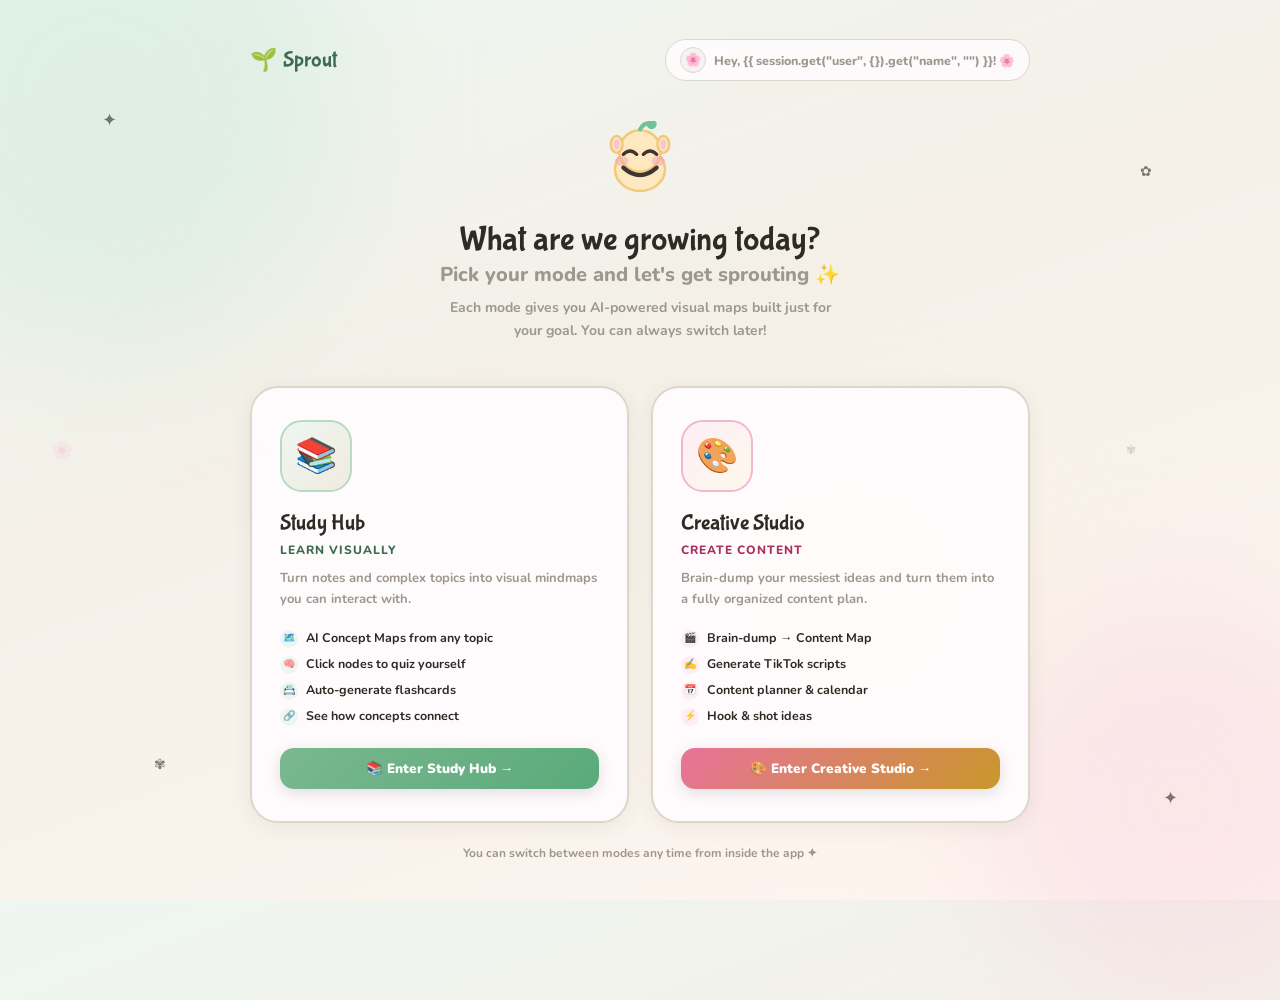
<file: templates/mode_select.html>
<!DOCTYPE html>
<html lang="en">
<head>
  <meta charset="UTF-8"/>
  <meta name="viewport" content="width=device-width, initial-scale=1.0"/>
  <title>Sprout 🌱 — Choose Your Mode</title>
  <link rel="preconnect" href="https://fonts.googleapis.com"/>
  <link href="https://fonts.googleapis.com/css2?family=Nunito:wght@600;700;800;900&family=Bubblegum+Sans&display=swap" rel="stylesheet"/>
  <style>
    :root {
      --bg:       #f4f0e8;
      --card:     #fffefb;
      --ink:      #2e2a24;
      --muted:    #9e978f;
      --subtle:   #e2dbd2;
      --border:   #ddd6ca;
      --s-pri:    #7ab890;
      --s-dark:   #3d6b50;
      --s-light:  #eef6f1;
      --s-border: #b8d9c4;
      --c-pri:    #e8729a;
      --c-dark:   #a83060;
      --c-light:  #fdeef4;
      --c-border: #f0b8ce;
      --gold:     #c9972a;
    }
    *, *::before, *::after { box-sizing: border-box; margin: 0; padding: 0; }

    body {
      font-family: 'Nunito', sans-serif;
      background: linear-gradient(160deg, #eef6f1 0%, #f4f0e8 40%, #fff5f0 100%);
      min-height: 100vh;
      display: flex;
      flex-direction: column;
      align-items: center;
      justify-content: center;
      overflow: auto;
      position: relative;
    }

    /* ── Background blobs ── */
    .blob {
      position: absolute; border-radius: 50%;
      filter: blur(70px); opacity: 0.4;
      animation: blobFloat ease-in-out infinite alternate;
      pointer-events: none;
    }
    .blob-1 { width: 500px; height: 500px; background: #c8e8d4; top: -150px; left: -150px; animation-duration: 9s; }
    .blob-2 { width: 400px; height: 400px; background: #f8d0e0; bottom: -100px; right: -100px; animation-duration: 11s; }
    .blob-3 { width: 300px; height: 300px; background: #fef0c8; top: 50%; left: 55%; animation-duration: 8s; animation-delay: 3s; }
    @keyframes blobFloat {
      from { transform: translate(0,0) scale(1); }
      to   { transform: translate(18px,-18px) scale(1.05); }
    }

    /* ── Petals ── */
    .petal {
      position: absolute; pointer-events: none;
      opacity: 0.16; animation: floatUp linear infinite;
    }
    @keyframes floatUp {
      0%   { transform: translateY(110vh) rotate(0deg); opacity: 0; }
      8%   { opacity: 0.16; }
      92%  { opacity: 0.16; }
      100% { transform: translateY(-10vh) rotate(380deg); opacity: 0; }
    }

    /* ── Page wrapper ── */
    .page { position: relative; z-index: 10; width: 100%; max-width: 820px; padding: 32px 20px; }

    /* ── Top nav ── */
    .top-nav {
      display: flex; align-items: center; justify-content: space-between;
      margin-bottom: 40px;
    }
    .logo {
      font-family: 'Bubblegum Sans', cursive;
      font-size: 22px; color: var(--ink);
      display: flex; align-items: center; gap: 6px;
    }
    .logo em { color: var(--s-dark); font-style: normal; }
    .user-chip {
      display: flex; align-items: center; gap: 8px;
      background: rgba(255,252,254,.85); backdrop-filter: blur(10px);
      border: 1.5px solid var(--border); border-radius: 22px;
      padding: 7px 14px; font-size: 12.5px; font-weight: 800; color: var(--muted);
    }
    .user-avatar {
      width: 26px; height: 26px; border-radius: 50%;
      background: linear-gradient(135deg, var(--s-light), var(--c-light));
      border: 1.5px solid var(--border);
      display: flex; align-items: center; justify-content: center;
      font-size: 13px;
    }

    /* ── Hero ── */
    .hero {
      text-align: center;
      margin-bottom: 44px;
      animation: fadeUp .7s cubic-bezier(.34,1.56,.64,1) both;
    }
    @keyframes fadeUp {
      from { opacity:0; transform: translateY(20px); }
      to   { opacity:1; transform: translateY(0); }
    }
    .lumi-wrap {
      display: inline-block;
      animation: lumiFloat 2.6s ease-in-out infinite alternate;
      margin-bottom: 14px;
    }
    @keyframes lumiFloat {
      from { transform: translateY(0) rotate(-2deg); }
      to   { transform: translateY(-9px) rotate(2deg); }
    }
    .hero-title {
      font-family: 'Bubblegum Sans', cursive;
      font-size: 34px; color: var(--ink);
      line-height: 1.15; margin-bottom: 10px;
    }
    .hero-title span { display: block; font-size: 20px; color: var(--muted); margin-top: 2px; font-family: 'Nunito', sans-serif; font-weight: 800; }
    .hero-sub {
      font-size: 14px; color: var(--muted); font-weight: 700;
      line-height: 1.65; max-width: 400px; margin: 0 auto;
    }

    /* ── Mode cards ── */
    .modes {
      display: grid; grid-template-columns: 1fr 1fr; gap: 22px;
      animation: fadeUp .7s cubic-bezier(.34,1.56,.64,1) .15s both;
    }

    .mode-card {
      background: rgba(255,252,254,.9);
      backdrop-filter: blur(16px);
      border: 2.5px solid var(--border);
      border-radius: 28px;
      padding: 32px 28px;
      cursor: pointer;
      transition: all .3s cubic-bezier(.34,1.56,.64,1);
      position: relative;
      overflow: hidden;
      text-align: left;
      box-shadow: 0 4px 20px rgba(61,53,48,.07);
    }
    .mode-card::before {
      content: '';
      position: absolute; inset: 0;
      opacity: 0; transition: opacity .3s;
      border-radius: 26px;
    }
    .mode-card.study::before  { background: radial-gradient(ellipse at top left, #e6f7ef, transparent 60%); }
    .mode-card.content::before{ background: radial-gradient(ellipse at top left, #fdeef4, transparent 60%); }
    .mode-card:hover { transform: translateY(-6px) scale(1.02); }
    .mode-card:hover::before { opacity: 1; }
    .mode-card.study:hover  { border-color: var(--s-border); box-shadow: 0 16px 48px rgba(61,53,48,.13), 0 0 0 1px var(--s-border), 0 0 32px rgba(122,184,144,.15); }
    .mode-card.content:hover{ border-color: var(--c-border); box-shadow: 0 16px 48px rgba(61,53,48,.13), 0 0 0 1px var(--c-border), 0 0 32px rgba(232,114,154,.18); }
    .mode-card:active { transform: translateY(-2px) scale(.99); }

    /* selected state */
    .mode-card.selected.study {
      border-color: var(--s-pri);
      background: var(--s-light);
      box-shadow: 0 12px 40px rgba(61,53,48,.12), 0 0 0 3px var(--s-pri);
      transform: translateY(-4px);
    }
    .mode-card.selected.content {
      border-color: var(--c-pri);
      background: var(--c-light);
      box-shadow: 0 12px 40px rgba(61,53,48,.12), 0 0 0 3px var(--c-pri);
      transform: translateY(-4px);
    }

    .mode-icon-wrap {
      width: 72px; height: 72px; border-radius: 22px;
      display: flex; align-items: center; justify-content: center;
      font-size: 34px; margin-bottom: 18px;
      transition: transform .3s cubic-bezier(.34,1.56,.64,1);
    }
    .mode-card.study  .mode-icon-wrap { background: linear-gradient(135deg, var(--s-light), #f0ebe0); border: 2px solid var(--s-border); }
    .mode-card.content .mode-icon-wrap{ background: linear-gradient(135deg, var(--c-light), #fef8ec); border: 2px solid var(--c-border); }
    .mode-card:hover .mode-icon-wrap { transform: scale(1.1) rotate(-4deg); }

    .mode-name {
      font-family: 'Bubblegum Sans', cursive;
      font-size: 22px; color: var(--ink); margin-bottom: 6px;
    }
    .mode-tagline {
      font-size: 12px; font-weight: 800;
      text-transform: uppercase; letter-spacing: 1px;
      margin-bottom: 10px;
    }
    .mode-card.study  .mode-tagline { color: var(--s-dark); }
    .mode-card.content .mode-tagline { color: var(--c-dark); }
    .mode-desc {
      font-size: 13px; color: var(--muted); font-weight: 700;
      line-height: 1.65; margin-bottom: 18px;
    }

    /* features list */
    .features { list-style: none; margin-bottom: 22px; }
    .features li {
      display: flex; align-items: flex-start; gap: 8px;
      font-size: 12.5px; font-weight: 700; color: var(--ink);
      margin-bottom: 7px; line-height: 1.5;
    }
    .feat-dot {
      width: 18px; height: 18px; border-radius: 50%;
      display: flex; align-items: center; justify-content: center;
      font-size: 10px; flex-shrink: 0; margin-top: 1px;
    }
    .mode-card.study  .feat-dot { background: var(--s-light); }
    .mode-card.content .feat-dot{ background: var(--c-light); }

    /* enter button inside card */
    .mode-enter {
      width: 100%; padding: 11px;
      border: none; border-radius: 14px;
      font-family: 'Nunito', sans-serif; font-weight: 900;
      font-size: 13.5px; cursor: pointer;
      transition: all .25s; display: flex;
      align-items: center; justify-content: center; gap: 7px;
      position: relative; z-index: 1;
    }
    .mode-card.study  .mode-enter { background: linear-gradient(135deg, var(--s-pri), #5aaa7a); color: white; box-shadow: 0 4px 14px rgba(61,53,48,.15); }
    .mode-card.content .mode-enter{ background: linear-gradient(135deg, var(--c-pri), var(--gold)); color: white; box-shadow: 0 4px 14px rgba(61,53,48,.15); }
    .mode-enter:hover { filter: brightness(1.07); transform: translateY(-1px); }

    /* "or do both" note */
    .both-note {
      text-align: center; margin-top: 22px;
      font-size: 12px; color: var(--muted); font-weight: 700;
      animation: fadeUp .7s cubic-bezier(.34,1.56,.64,1) .3s both;
    }
    .both-note a { color: var(--s-dark); text-decoration: none; }
    .both-note a:hover { text-decoration: underline; }

    /* ── Corner sparkles ── */
    .sparkle {
      position: absolute; font-size: 18px;
      animation: sparklePop 1.5s ease-in-out infinite alternate;
      pointer-events: none; opacity: 0.5;
    }
    @keyframes sparklePop {
      from { transform: scale(1) rotate(0deg);   opacity: .4; }
      to   { transform: scale(1.3) rotate(20deg); opacity: .7; }
    }

    /* ── Checkmark badge on selected ── */
    .check-badge {
      position: absolute; top: 14px; right: 14px;
      width: 28px; height: 28px; border-radius: 50%;
      display: flex; align-items: center; justify-content: center;
      font-size: 14px; font-weight: 900;
      opacity: 0; transform: scale(0);
      transition: all .3s cubic-bezier(.34,1.56,.64,1);
    }
    .mode-card.study  .check-badge { background: var(--s-pri); color: white; }
    .mode-card.content .check-badge{ background: var(--c-pri); color: white; }
    .mode-card.selected .check-badge { opacity: 1; transform: scale(1); }
  </style>
</head>
<body>

  <!-- Blobs -->
  <div class="blob blob-1"></div>
  <div class="blob blob-2"></div>
  <div class="blob blob-3"></div>

  <!-- Petals -->
  <div class="petal" style="left:4%;animation-duration:24s;animation-delay:0s;font-size:18px">🌸</div>
  <div class="petal" style="left:20%;animation-duration:30s;animation-delay:7s;font-size:14px">✿</div>
  <div class="petal" style="left:65%;animation-duration:20s;animation-delay:4s;font-size:16px">🌸</div>
  <div class="petal" style="left:88%;animation-duration:26s;animation-delay:11s;font-size:12px">✾</div>

  <!-- Sparkles -->
  <div class="sparkle" style="top:12%;left:8%;animation-delay:.3s">✦</div>
  <div class="sparkle" style="top:18%;right:10%;animation-delay:.8s;font-size:14px">✿</div>
  <div class="sparkle" style="bottom:14%;left:12%;animation-delay:1.2s;font-size:14px">✾</div>
  <div class="sparkle" style="bottom:10%;right:8%;animation-delay:.5s">✦</div>

  <div class="page">

    <!-- Top nav -->
    <nav class="top-nav">
      <div class="logo">🌱 <em>Sprout</em></div>
      <div class="user-chip">
        <div class="user-avatar">🌸</div>
        <span id="username-chip">Hey there!</span>
      </div>
    </nav>

    <!-- Hero -->
    <div class="hero">
      <div class="lumi-wrap">
        <svg width="80" height="80" viewBox="0 0 48 48">
          <ellipse cx="24" cy="29" rx="15" ry="13" fill="#fde8c0" stroke="#f4c87a" stroke-width="1.5"/>
          <circle  cx="24" cy="18" r="12.5" fill="#fde8c0" stroke="#f4c87a" stroke-width="1.5"/>
          <ellipse cx="13" cy="24" rx="4" ry="3" fill="#f4a4b8" opacity=".5"/>
          <ellipse cx="35" cy="24" rx="4" ry="3" fill="#f4a4b8" opacity=".5"/>
          <ellipse cx="10" cy="14" rx="3.5" ry="5" fill="#fde8c0" stroke="#f4c87a" stroke-width="1.5"/>
          <ellipse cx="38" cy="14" rx="3.5" ry="5" fill="#fde8c0" stroke="#f4c87a" stroke-width="1.5"/>
          <ellipse cx="10" cy="14" rx="1.8" ry="3.2" fill="#f9c5d0"/>
          <ellipse cx="38" cy="14" rx="1.8" ry="3.2" fill="#f9c5d0"/>
          <!-- excited face -->
          <path d="M14 20 Q18 16 22 20" stroke="#3d3530" stroke-width="2" fill="none" stroke-linecap="round"/>
          <path d="M26 20 Q30 16 34 20" stroke="#3d3530" stroke-width="2" fill="none" stroke-linecap="round"/>
          <path d="M14 28 Q24 37 34 28" stroke="#3d3530" stroke-width="2.5" fill="none" stroke-linecap="round"/>
          <!-- sprout -->
          <path d="M24 5 Q27 0 31 2" stroke="#6dc49a" stroke-width="2.5" fill="none" stroke-linecap="round"/>
          <circle cx="31" cy="2" r="3" fill="#6dc49a"/>
        </svg>
      </div>
      <div class="hero-title">
        What are we growing today?
        <span>Pick your mode and let's get sprouting ✨</span>
      </div>
      <p class="hero-sub">Each mode gives you AI-powered visual maps built just for your goal. You can always switch later!</p>
    </div>

    <!-- Mode cards -->
    <div class="modes">

      <!-- Study Hub -->
      <div class="mode-card study" id="card-study" onclick="selectMode('study')">
        <div class="check-badge">✓</div>
        <div class="mode-icon-wrap">📚</div>
        <div class="mode-name">Study Hub</div>
        <div class="mode-tagline">Learn Visually</div>
        <p class="mode-desc">
          Turn notes and complex topics into visual mindmaps you can interact with.
        </p>
        <ul class="features">
          <li><div class="feat-dot">🗺️</div> AI Concept Maps from any topic</li>
          <li><div class="feat-dot">🧠</div> Click nodes to quiz yourself</li>
          <li><div class="feat-dot">📇</div> Auto-generate flashcards</li>
          <li><div class="feat-dot">🔗</div> See how concepts connect</li>
        </ul>
        <button class="mode-enter" onclick="goMode('study')">
          📚 Enter Study Hub →
        </button>
      </div>

      <!-- Creative Studio -->
      <div class="mode-card content" id="card-content" onclick="selectMode('content')">
        <div class="check-badge">✓</div>
        <div class="mode-icon-wrap">🎨</div>
        <div class="mode-name">Creative Studio</div>
        <div class="mode-tagline">Create Content</div>
        <p class="mode-desc">
          Brain-dump your messiest ideas and turn them into a fully organized content plan.
        </p>
        <ul class="features">
          <li><div class="feat-dot">🎬</div> Brain-dump → Content Map</li>
          <li><div class="feat-dot">✍️</div> Generate TikTok scripts</li>
          <li><div class="feat-dot">📅</div> Content planner & calendar</li>
          <li><div class="feat-dot">⚡</div> Hook & shot ideas</li>
        </ul>
        <button class="mode-enter" onclick="goMode('content')">
          🎨 Enter Creative Studio →
        </button>
      </div>

    </div>

    <p class="both-note">
      You can switch between modes any time from inside the app ✦
      <br/>
    </p>

  </div>

  <script>
    let selectedMode = null;

    // Greet with stored name if available
    const name = '{{ session.get("user", {}).get("name", "") }}';
    if (name) document.getElementById('username-chip').textContent = `Hey, ${name}! 🌸`;

    function selectMode(mode) {
      selectedMode = mode;
      document.getElementById('card-study').classList.remove('selected');
      document.getElementById('card-content').classList.remove('selected');
      document.getElementById('card-' + mode).classList.add('selected');
    }

    async function goMode(mode) {
      selectMode(mode);
      try {
        await fetch('/api/set-mode', {
          method: 'POST',
          headers: { 'Content-Type': 'application/json' },
          body: JSON.stringify({ mode })
        });
      } catch { /* still redirect even if fetch fails */ }
      window.location.href = '/';
    }
  </script>
</body>
</html>
</file>
